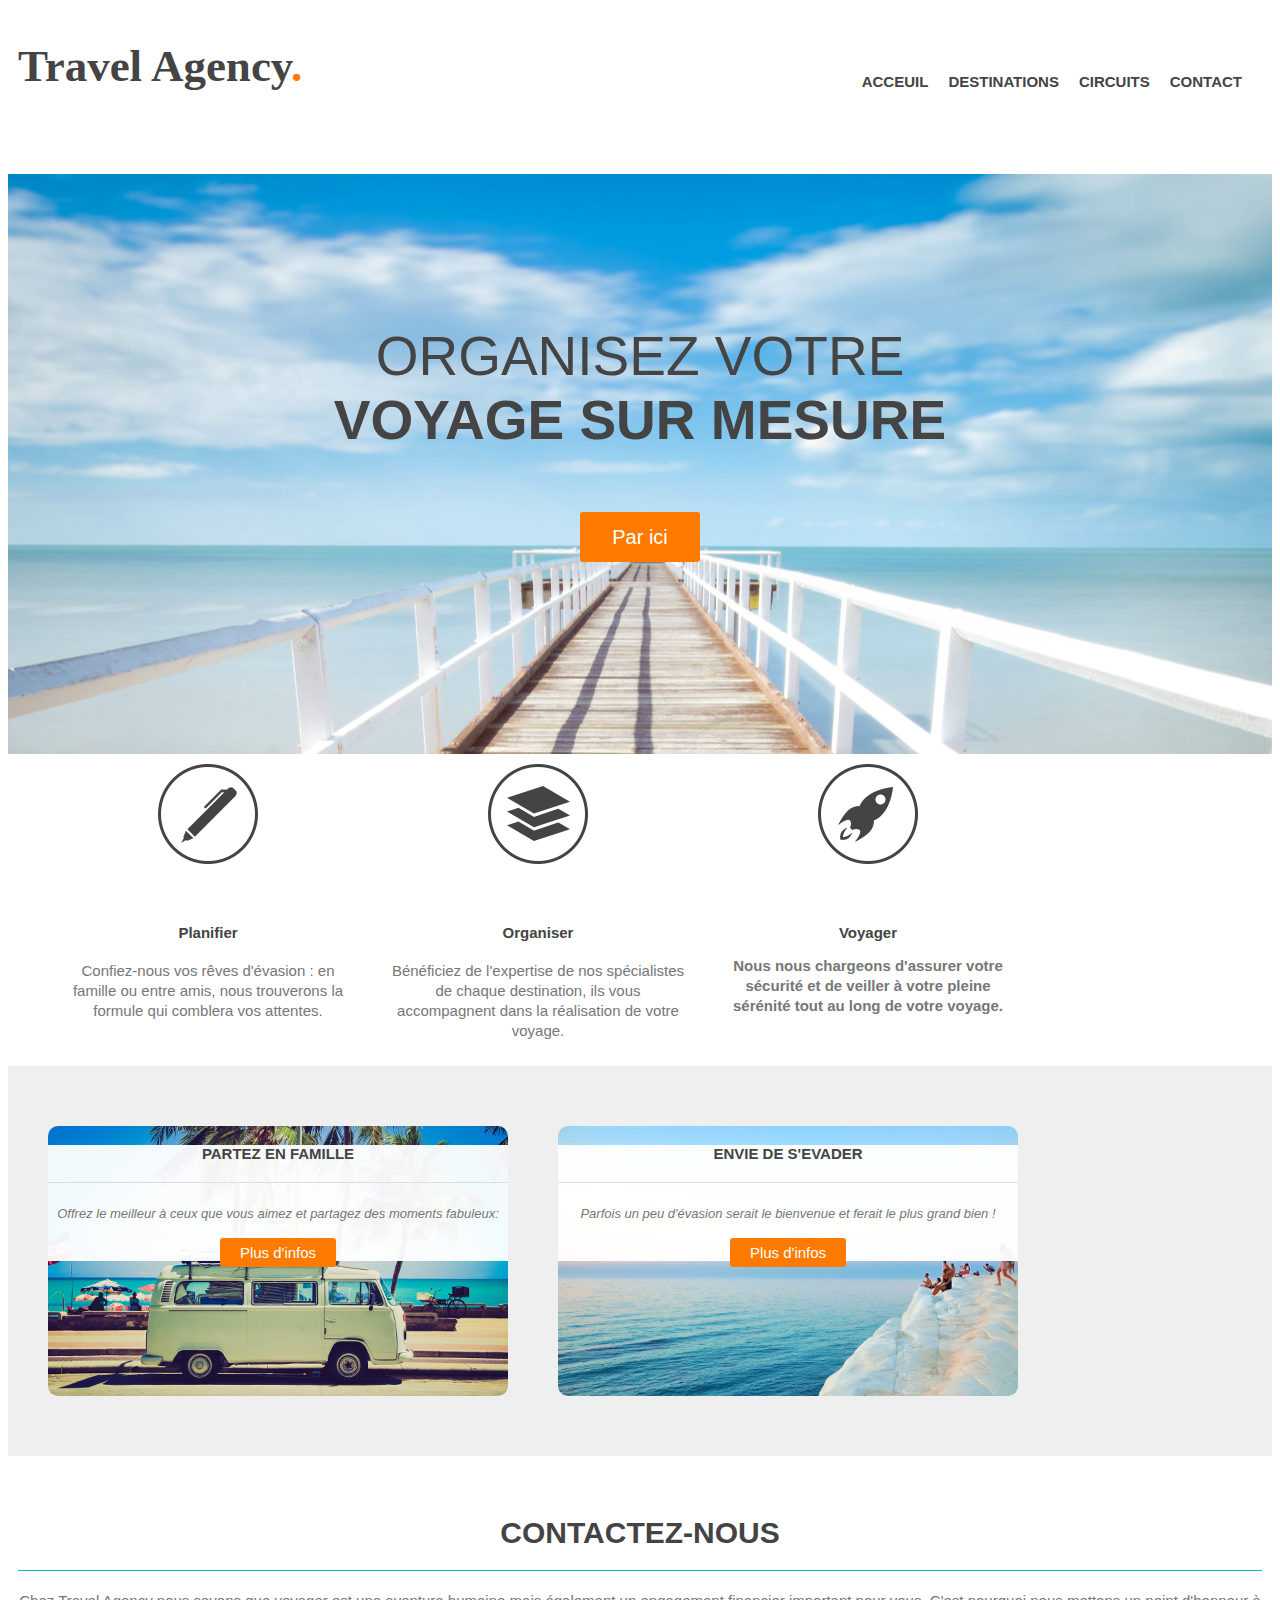
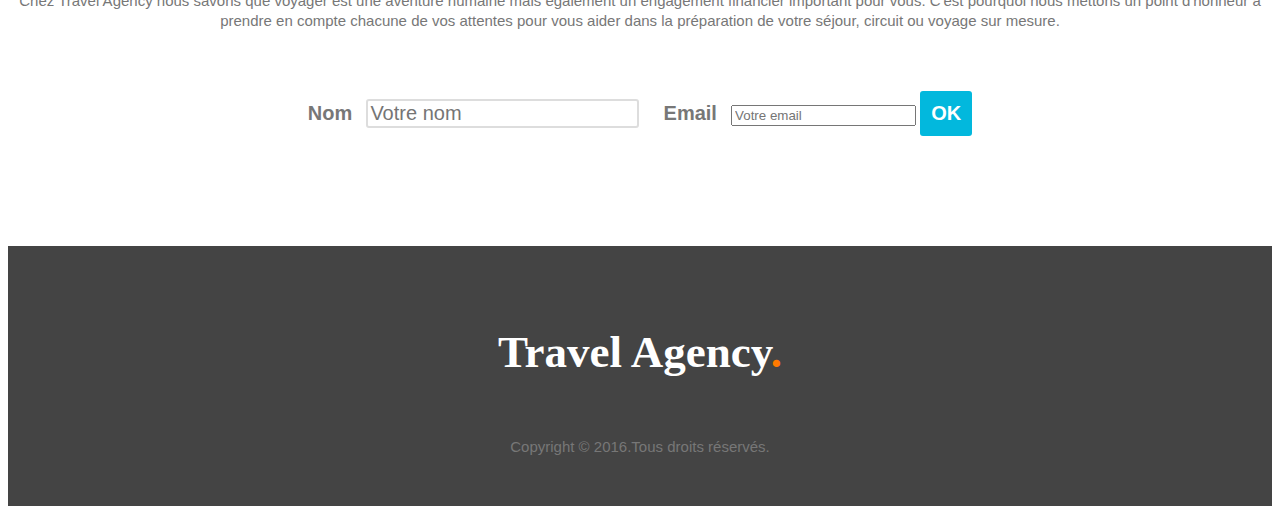
<file: Agence de Voyage/index.html>
<!DOCTYPE html>
<html>

<head>
    <meta charset="utf-8">
    <link href="styles.css" rel="stylesheet">
    <link href="http://fonts.googleapis.com/css?family=Crete+Round'
rel=" stylesheet>
    <title>Travel Agency</title>
</head>

<body>

    <header>
        <div class="wrapper">
            <h1>Travel Agency<span class="orange">.</span></h1>
            <nav>
                <ul>
                    <li><a href="#main-image">Acceuil</a></li>
                    <li><a href="#steps">Destinations</a></li>
                    <li><a href="#possilities">Circuits</a></li>
                    <li><a href="#contact">Contact</a></li>
                </ul>
            </nav>
        </div>
    </header>

    <section id="main-image">
        <div class="wrapper">
            <h2>Organisez votre<br><strong>voyage sur
                    mesure</strong></h2>
            <a href="#" class="button-1">Par ici</a>
        </div>
    </section>

    <section id="steps">
        <div class="wrapper">
            <ul>
                <li id="step-1">
                    <h4>Planifier</h4>
                    <p>Confiez-nous vos rêves d'évasion : en famille ou entre amis, nous trouverons la formule qui
                        comblera vos attentes.</p>
                </li>
                <li id="step-2">
                    <h4>Organiser</h4>
                    <p>Bénéficiez de l'expertise de nos spécialistes de chaque destination, ils vous accompagnent dans
                        la réalisation de votre voyage.</p>
                </li>
                <li id="step-3">
                    <h4>Voyager<h /4>
                            <p>Nous nous chargeons d'assurer votre sécurité et de veiller à votre pleine sérénité tout
                                au long de votre voyage.</p>
                </li>
                <div class="clear"></div>
            </ul>
        </div>
    </section>

    <section id="possibilities">
        <div class="wrapper">
            <article style="background-image:url(images/article-image-1.jpg);">
                <div class="overlay">
                    <h4>Partez en famille</h4>
                    <p><small>Offrez le meilleur à ceux que vous aimez et partagez des moments fabuleux:</small></p>
                    <a href="#" class="button-2">Plus d'infos</a>
                </div>

            </article>

            <article style="background-image:url(images/article-image-2.jpg);">
                <div class="overlay">
                    <h4>Envie de s'evader</h4>
                    <p><small>Parfois un peu d'évasion serait le bienvenue et ferait le plus grand bien !</small></p>
                    <a href="#" class="button-2">Plus d'infos</a>
                </div>

            </article>

            <div class="clear"></div>
        </div>
    </section>

    <section id="contact">
        <div class="wrapper">
            <h3>contactez-nous</h3>
            <p>Chez Travel Agency nous savons que voyager est une aventure humaine mais également un engagement
                financier important pour vous. C'est pourquoi nous mettons un point d'honneur à prendre en compte
                chacune de vos attentes pour vous aider dans la préparation de votre séjour, circuit ou voyage sur
                mesure.</p>

            <form>
                <label for="name">Nom</label>
                <input type="text" id="name" placeholder="Votre nom">

                <label for="email">Email</label>
                <input type="texte" id="name" placeholder="Votre email">

                <input type="submit" value="OK" class="button-3">
            </form>
        </div>
    </section>

    <footer>
        <div class="wrapper">
            <h1>Travel Agency<span class="orange">.</span></h1>
            <div class="copyright">Copyright © 2016.Tous droits réservés.</div>
        </div>
    </footer>
</body>

</html>
</file>
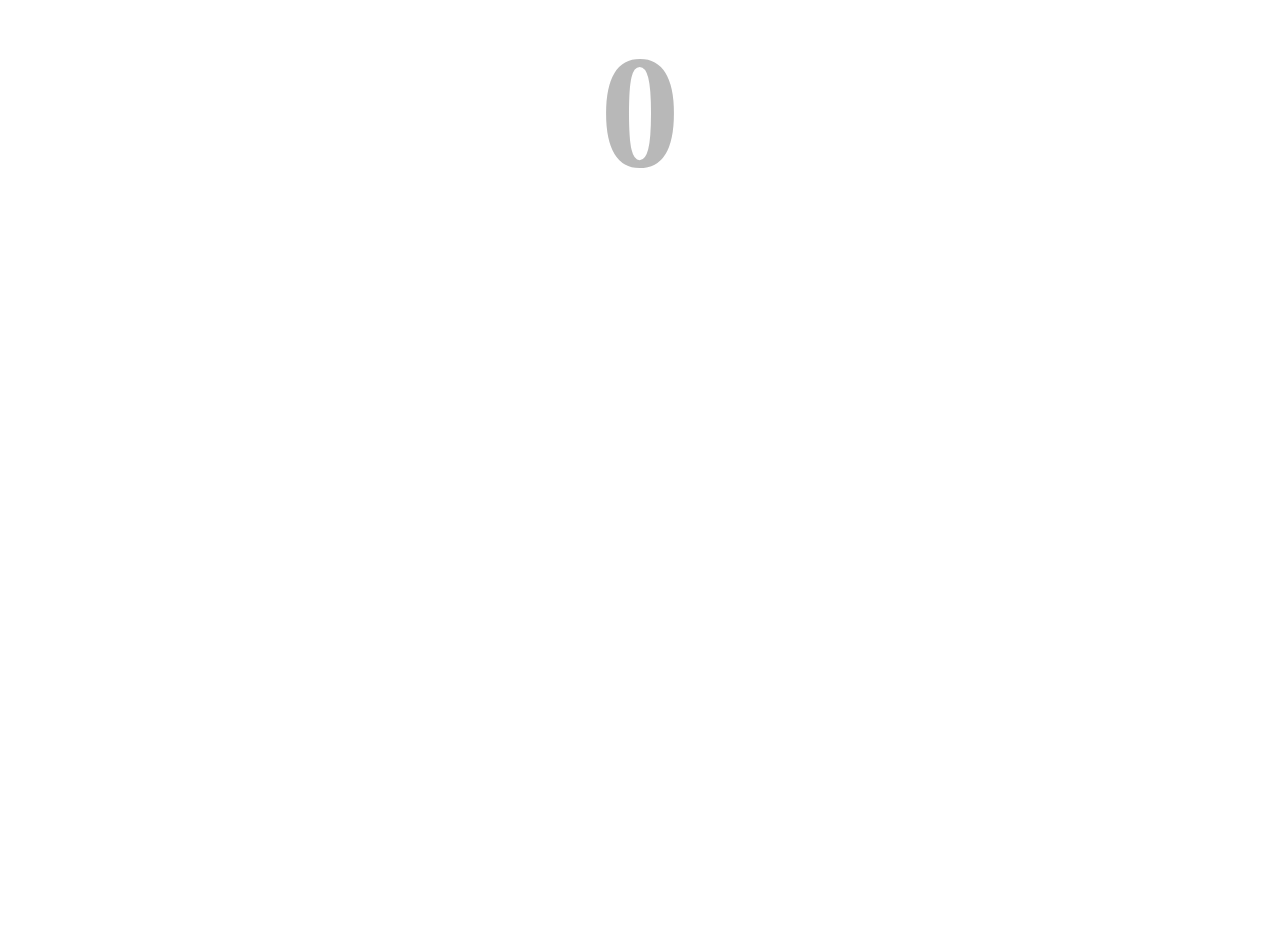
<file: bubble/index.html>
<!DOCTYPE html>
<html lang="en">

<head>
  <meta charset="UTF-8">
  <meta http-equiv="X-UA-Compatible" content="IE=edge">
  <meta name="viewport" content="width=device-width, initial-scale=1.0">
  <title>Bubbles</title>
  <link rel="shortcut icon" href="./bubble-icon.jpeg">
  <link rel="stylesheet" href="./style.css">
</head>

<body>

  <h3>0</h3>


  <script src="index.js"></script>
</body>

</html>
</file>
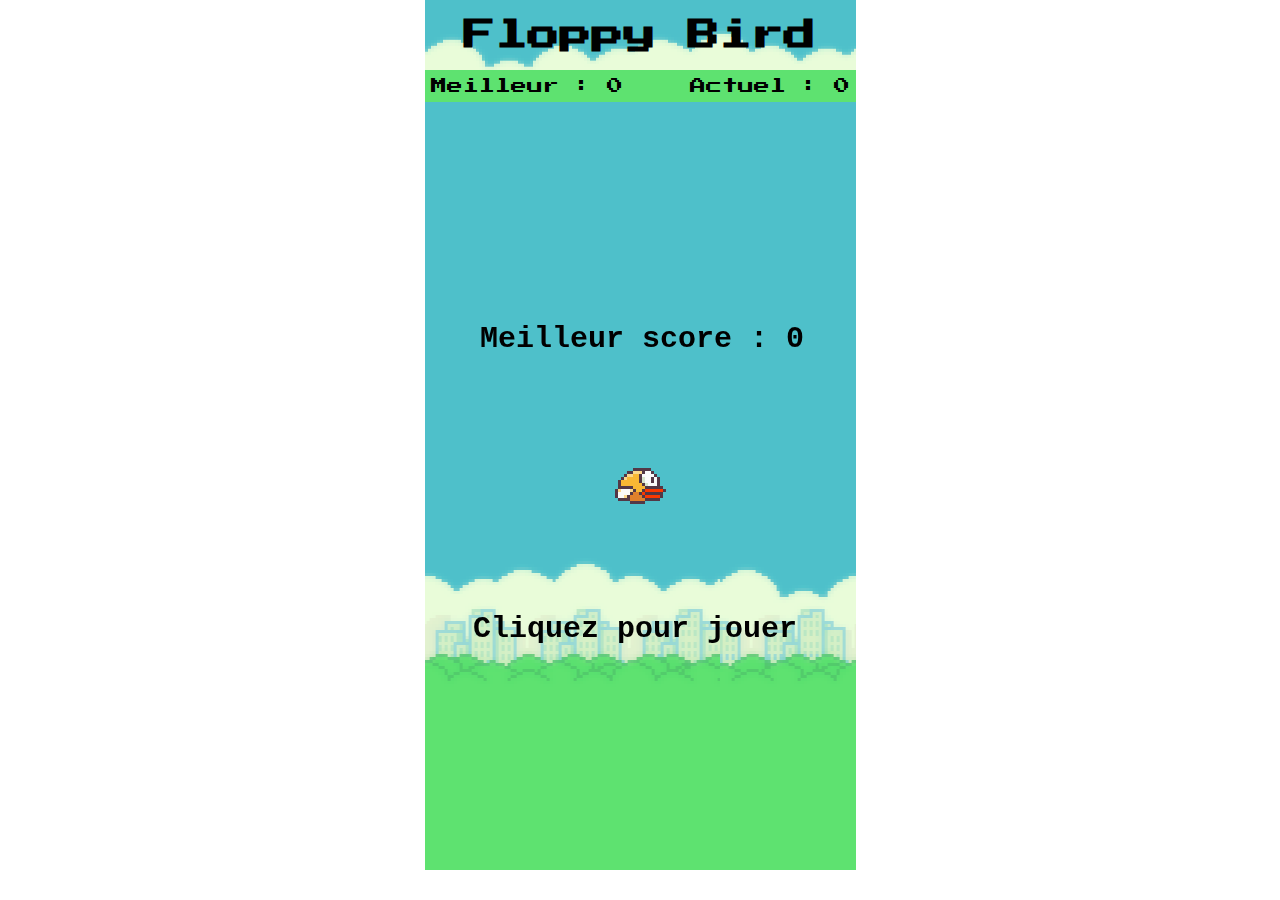
<file: flappybird/index.html>
<!DOCTYPE html>
<html lang="fr">

<head>
  <meta charset="UTF-8">
  <meta name="viewport" content="width=device-width, initial-scale=1.0">
  <meta http-equiv="X-UA-Compatible" content="ie=edge">

  <title>Floppy Bird</title>

  <link href="./style.css" rel="stylesheet">
</head>

<body>

  <header>
    <h1>Floppy Bird</h1>
    <div class="score-container">
      <div id="bestScore"></div>
      <div id="currentScore"></div>
    </div>
  </header>

  <canvas id="canvas" width="431" height="768"></canvas>


  <script src="./script.js" type="text/javascript"></script>
</body>




</html>
</file>
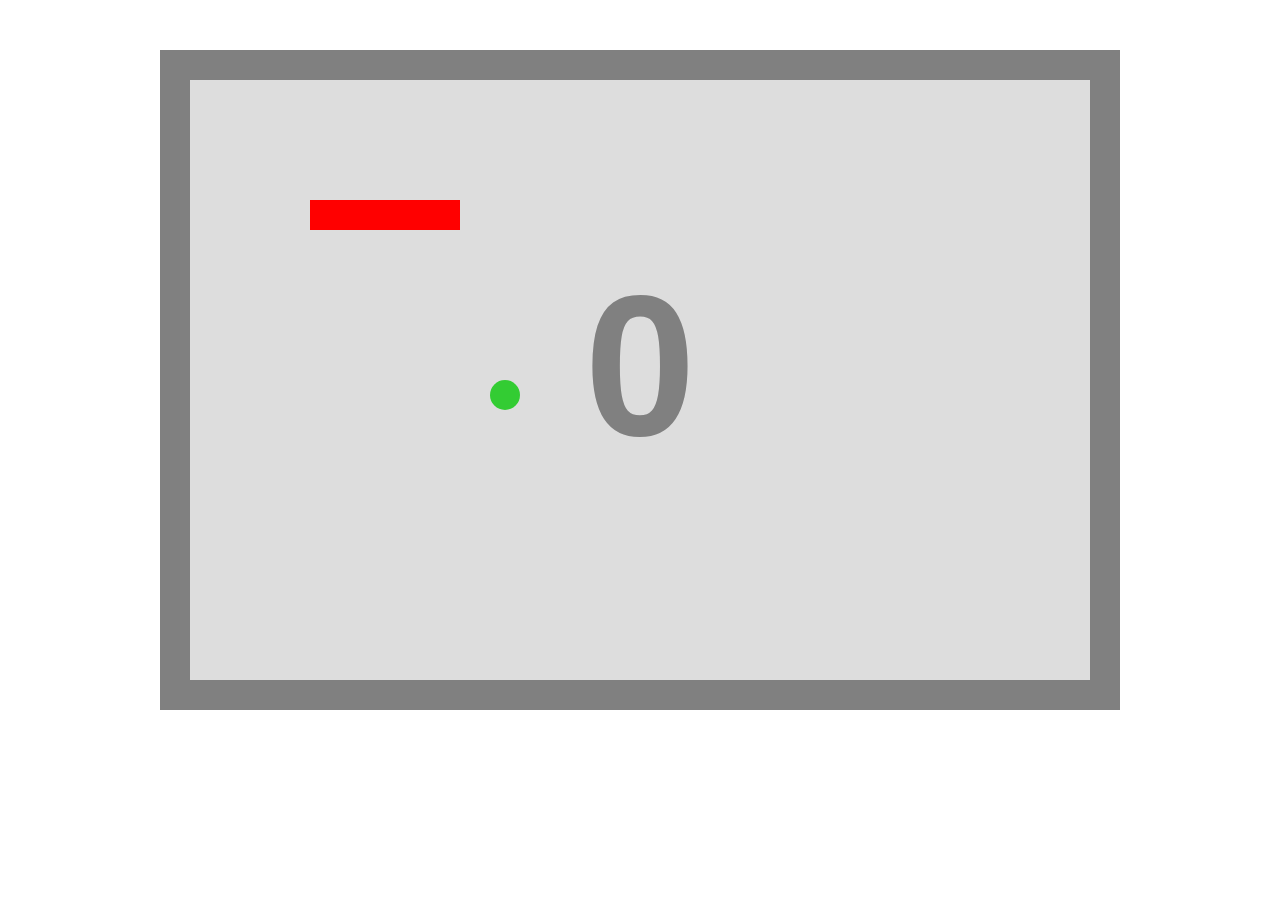
<file: jeu-du-serpent/index.html>
<!DOCTYPE html>
<html lang="en">

<head>
    <meta charset="UTF-8">
    <meta http-equiv="X-UA-Compatible" content="IE=edge">
    <meta name="viewport" content="width=device-width, initial-scale=1.0">
    <title>Jeu du serpent</title>
    <script src="script.js"></script>
</head>

<body>

</body>

</html>
</file>
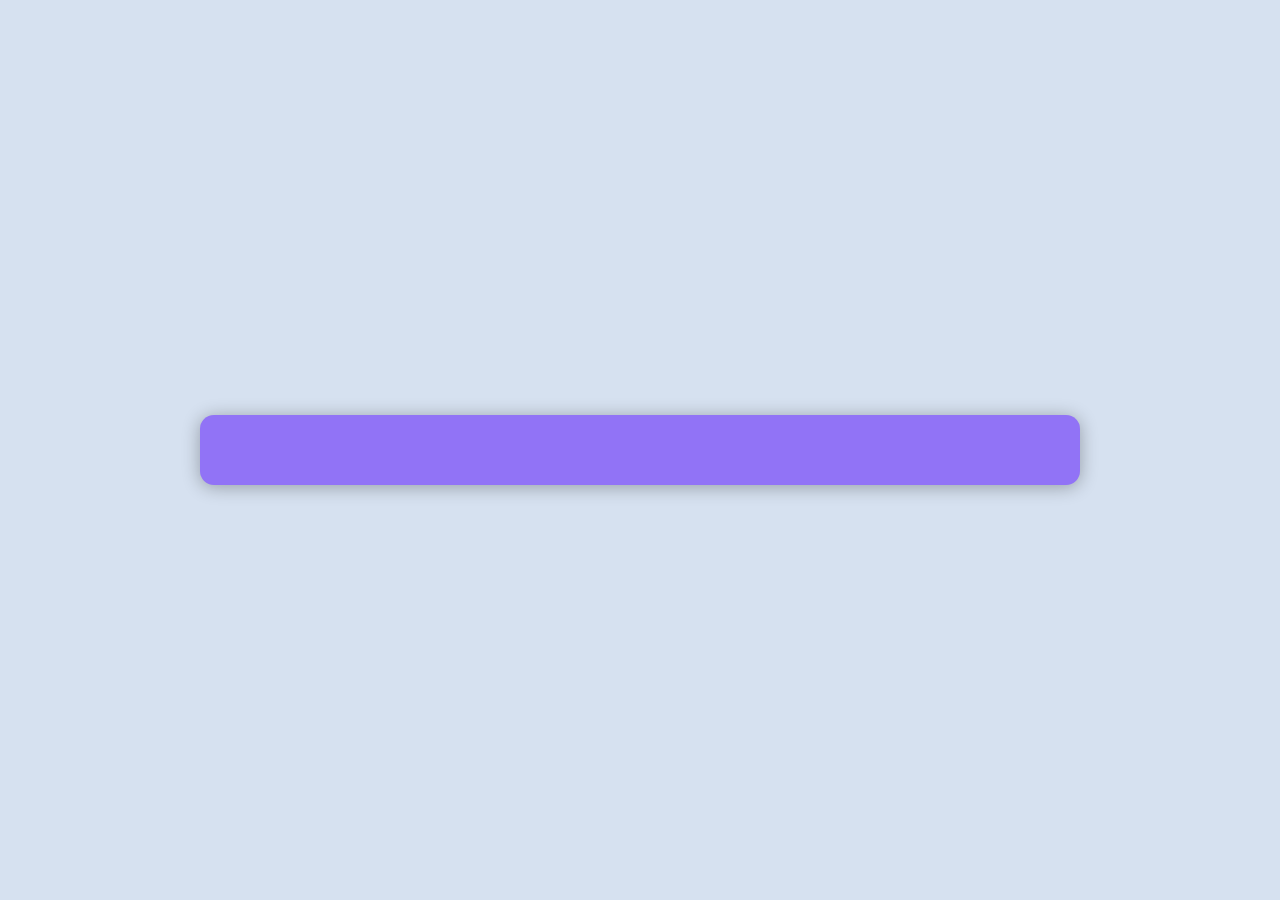
<file: joke-app/index.html>
<!DOCTYPE html>
<html lang="en">
  <head>
    <meta charset="UTF-8" />
    <meta http-equiv="X-UA-Compatible" content="IE=edge" />
    <meta name="viewport" content="width=device-width, initial-scale=1.0" />
    <title>Document</title>
    <link rel="stylesheet" href="./style.css" />
  </head>
  <body>
    <div class="app">
      <h3 id="header"></h3>
      <p id="content"></p>
    </div>

    <script src="./index.js"></script>
  </body>
</html>
</file>
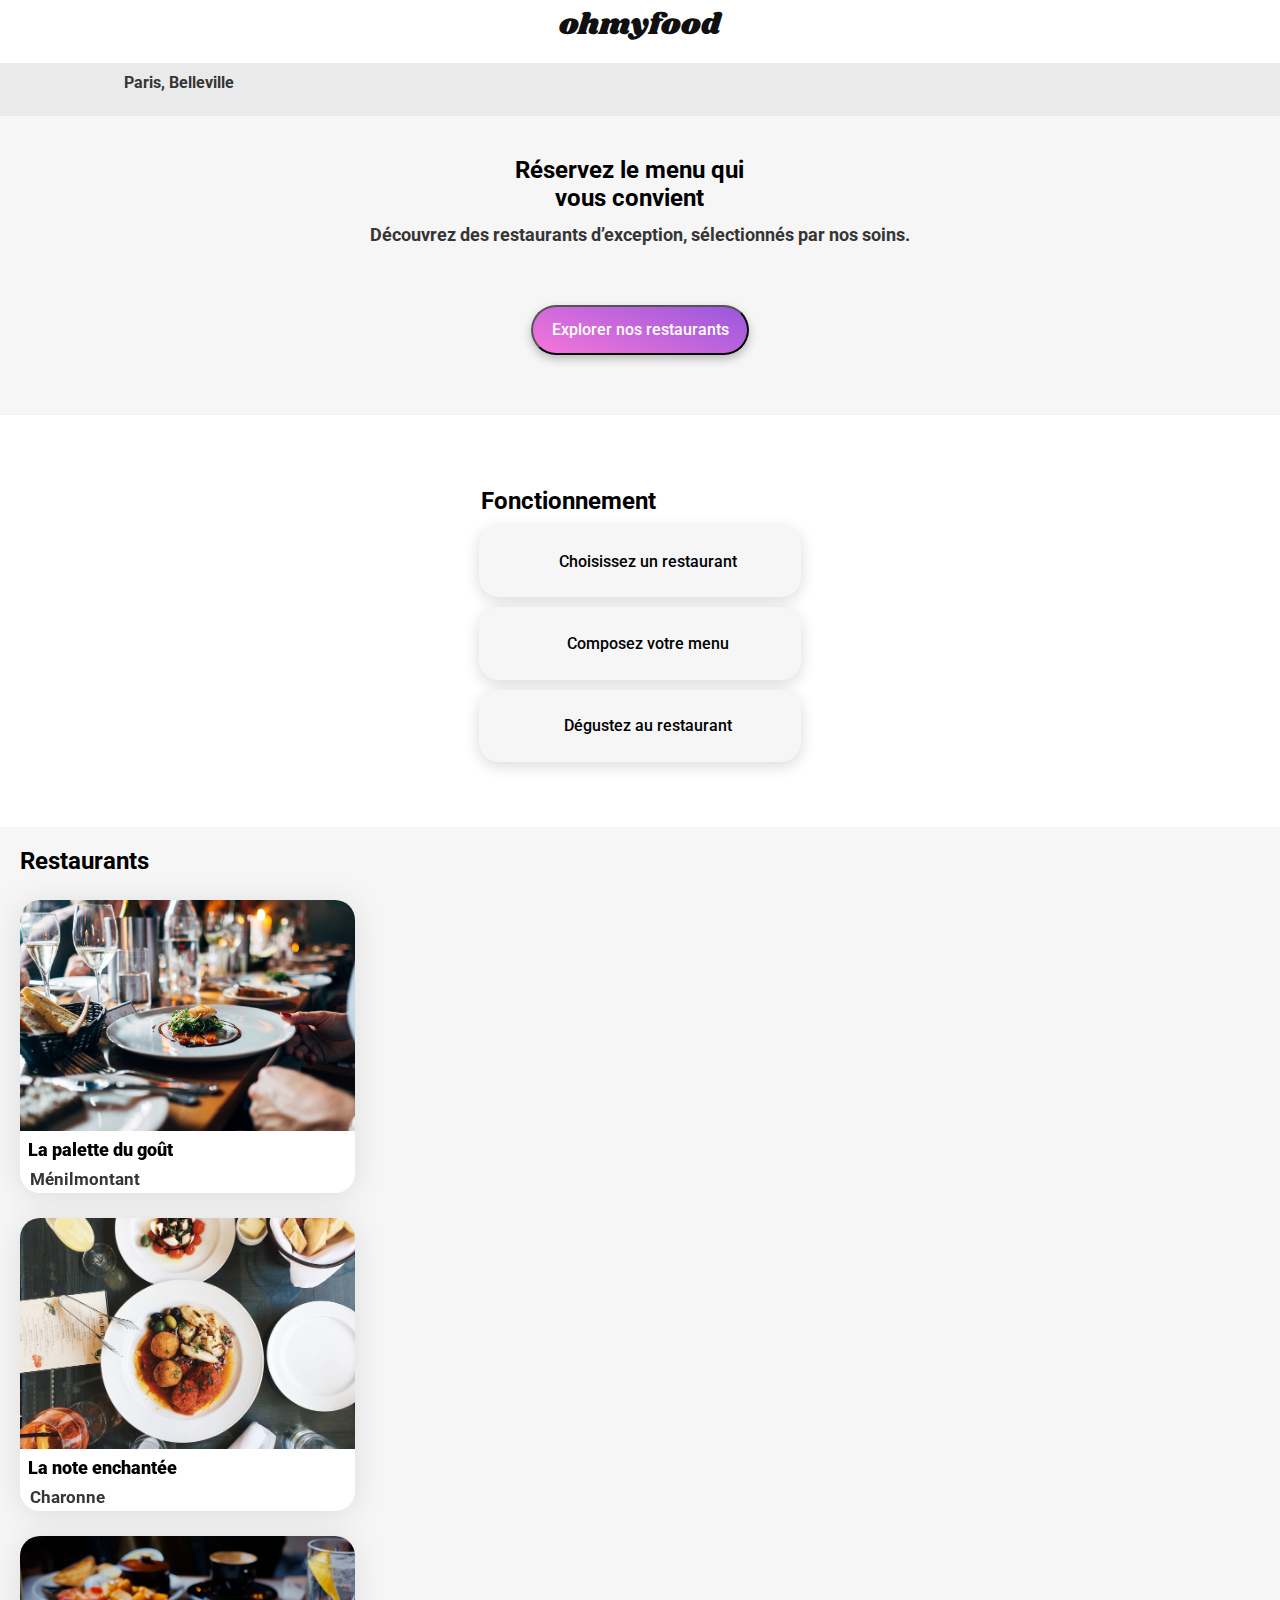
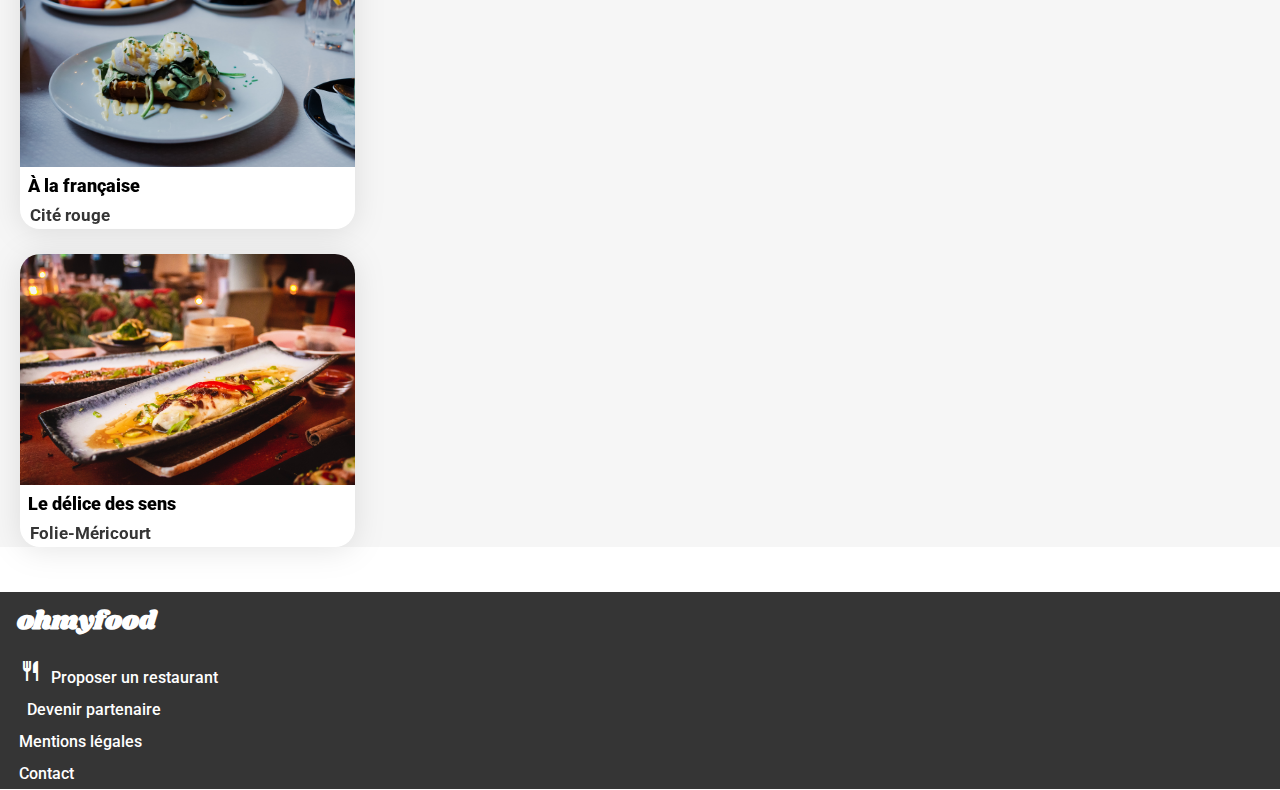
<file: ohmyfood/index.html>
<!DOCTYPE html>
<html lang="fr">

<head>
    <meta charset="UTF-8">
    <meta name="viewport" content="initial-scale=1, maximum-scale=1">
    <title>ohmyfood</title>
    <link rel="preconnect" href="https://fonts.googleapis.com">
    <link rel="preconnect" href="https://fonts.gstatic.com" crossorigin>
    <link rel="preconnect" href="https://fonts.googleapis.com">
    <link rel="preconnect" href="https://fonts.gstatic.com" crossorigin>
    <link
        href="https://fonts.googleapis.com/css2?family=Lobster&family=Manrope&family=Montserrat:ital@0;1&family=Oswald:wght@500&family=Roboto:wght@100&family=Shrikhand&display=swap"
        rel="stylesheet">
    <link rel="stylesheet" href="https://cdnjs.cloudflare.com/ajax/libs/font-awesome/6.2.1/css/all.min.css"
        integrity="sha512-MV7K8+y+gLIBoVD59lQIYicR65iaqukzvf/nwasF0nqhPay5w/9lJmVM2hMDcnK1OnMGCdVK+iQrJ7lzPJQd1w=="
        crossorigin="anonymous" referrerpolicy="no-referrer">
    <link rel="stylesheet"
        href="https://fonts.googleapis.com/css2?family=Material+Symbols+Outlined:opsz,wght,FILL,GRAD@20..48,100..700,0..1,-50..200" />
    <link rel="stylesheet" href="assets/css/style.css">
</head>

<body>
    <header>
        <div class="logo">
            <h1 class="logo">ohmyfood</h1>
        </div>
        <div class="location">
            <div class="locate">
                <i class="locate fas fa-map-marker-alt"></i>
            </div>
            <h3 class="location-title">Paris, Belleville</h3>
        </div>
        <div class="headline">
            <h2 class="section-title">Réservez le menu qui
                vous convient</h2>
            <p class="sub-title">Découvrez des restaurants d’exception, sélectionnés par nos soins.</p>
            <a href="#"><button id="button-research">Explorer nos restaurants</button></a>
        </div>

    </header>
    <main>
        <section class="fonctionnement">
            <h2 class="title-section">
                Fonctionnement
            </h2>
            <a href="#"><button class="selection">
                    <h3 class="selection-title"><i class="fa-solid fa-mobile-screen"></i>&emsp;Choisissez un restaurant
                    </h3>
                </button></a>
            <a href="#"><button class="selection">
                    <h3 class="selection-title"><i class="fa-solid fa-list"></i>&emsp;Composez votre menu</h3>
                </button></a>
            <a href="#"><button class="selection">
                    <h3 class="selection-title"><i class="fa-solid fa-store"></i>&emsp;Dégustez au restaurant</h3>
                </button></a>
        </section>
        <section class="restaurants backGris">
            <h2 class="titleSection">Restaurants</h2>
            <div class="cards-container">
                <a href="#">
                    <article class="card">
                        <img src="assets/images/restaurants/jay-wennington-N_Y88TWmGwA-unsplash.jpg"
                            alt="Image d'un restaurant">
                        <h3 class="card-title">La palette du goût</h3>
                        <p class="card-subtitle">Ménilmontant<span class="heart"><i
                                    class="fa-regular fa-heart fa-lg"></i></span></p>
                    </article>
                </a>
                <a href="#">
                    <article class="card">
                        <img src="assets/images/restaurants/stil-u2Lp8tXIcjw-unsplash.jpg" alt="Image d'un restaurant">
                        <h3 class="card-title">La note enchantée</h3>
                        <p class="card-subtitle">Charonne<span class="heart"><i class="fa-regular fa-heart"></i></span>
                        </p>
                    </article>
                </a>
                <a href="#">
                    <article class="card">
                        <img src="assets/images/restaurants/toa-heftiba-DQKerTsQwi0-unsplash.jpg"
                            alt="Image d'un restaurant">
                        <h3 class="card-title">À la française</h3>
                        <p class="card-subtitle">Cité rouge<span class="heart"><i
                                    class="fa-regular fa-heart"></i></span>
                        </p>
                    </article>
                </a>
                <a href="#">
                    <article class="card">
                        <img src="assets/images/restaurants/louis-hansel-shotsoflouis-qNBGVyOCY8Q-unsplash.jpg"
                            alt="Image d'un restaurant">
                        <h3 class="card-title">Le délice des sens</h3>
                        <p class="card-subtitle">Folie-Méricourt<span class="heart"><i
                                    class="fa-regular fa-heart"></i></span>
                        </p>
                    </article>
                </a>
            </div>
        </section>







    </main>
    <footer class="pied-de-page">
        <div class="container">
            <h2 class="title-footer">ohmyfood</h2>
            <ul>
                <li><span class="material-symbols-outlined">
                        restaurant
                    </span><a href="#">&ensp;Proposer un restaurant</a></li>
                <li><a href="#"><i class="fa-solid fa-handshake-angle" style="color: #ffffff;"></i></i>&ensp;Devenir
                        partenaire</a></li>
                <li><a href="#">Mentions légales</a></li>
                <li><a href="#">Contact</a></li>
            </ul>

        </div>

    </footer>

</body>

</html>
</file>
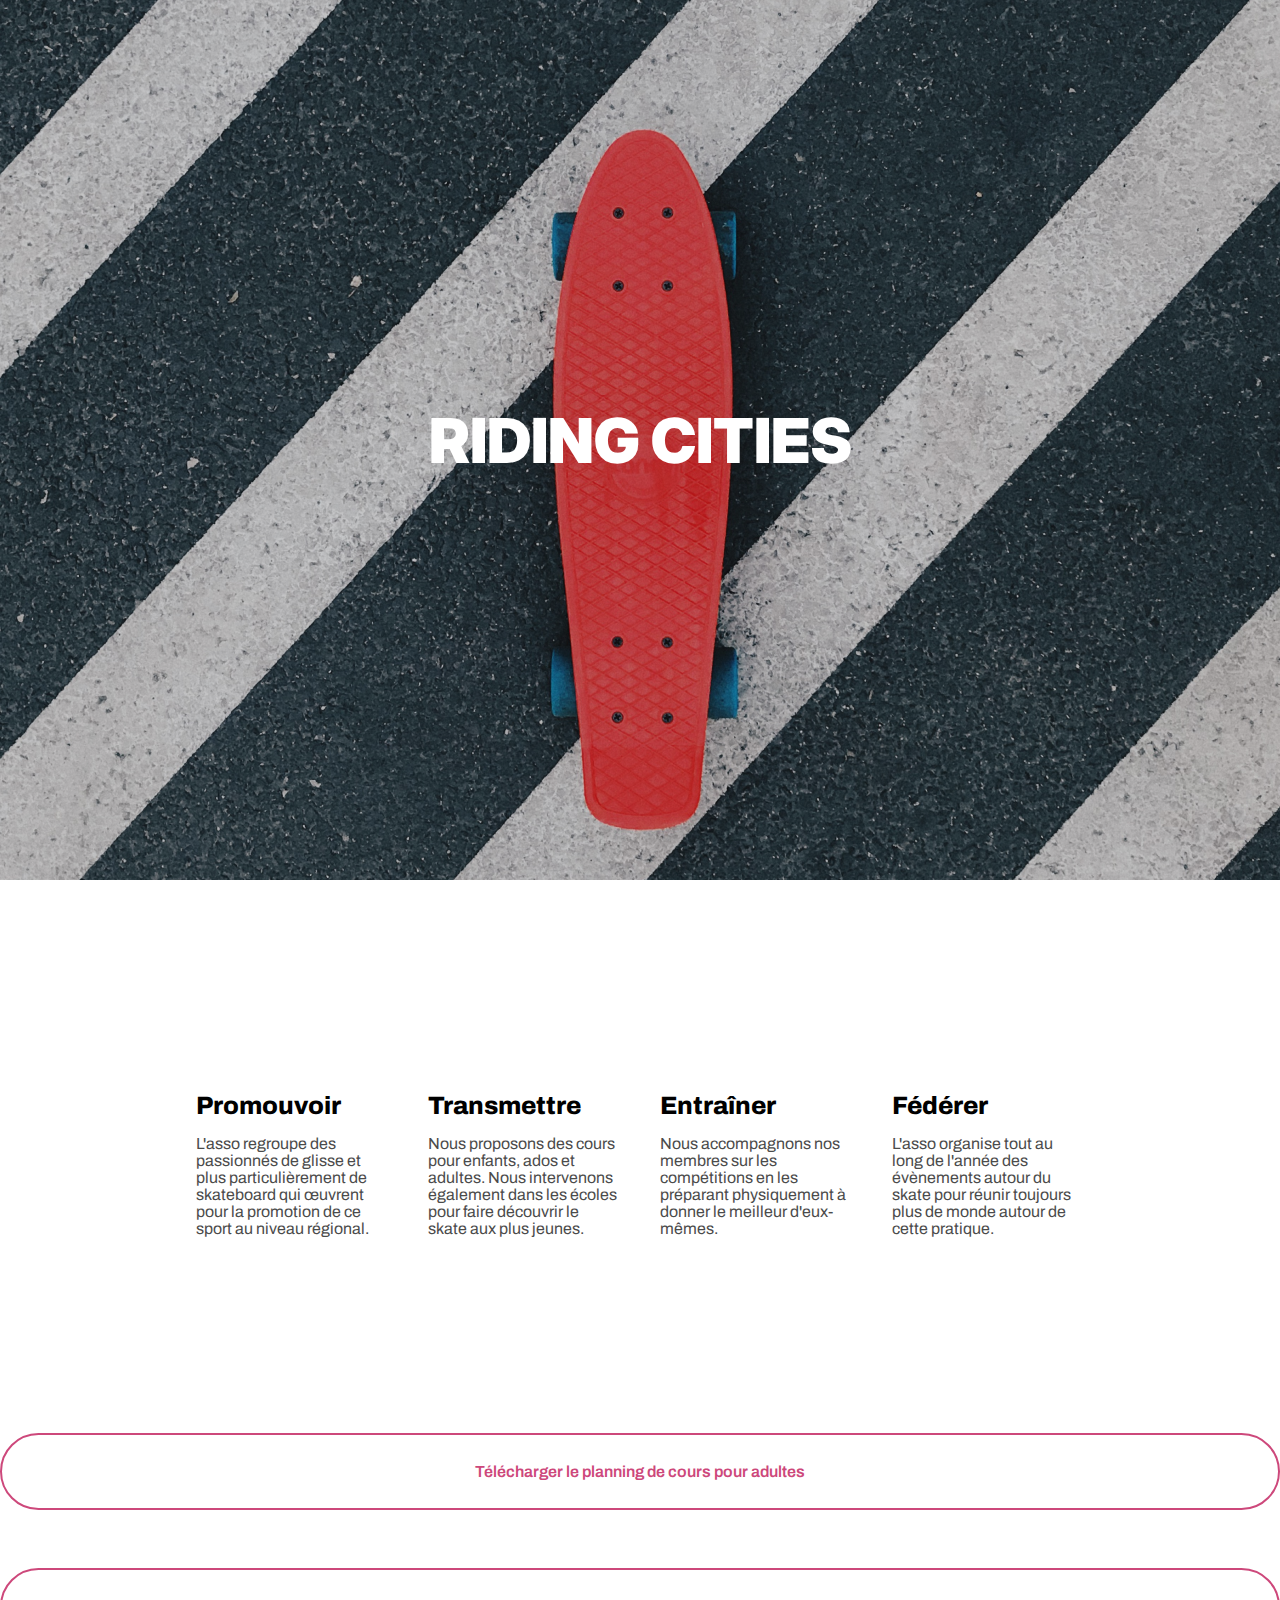
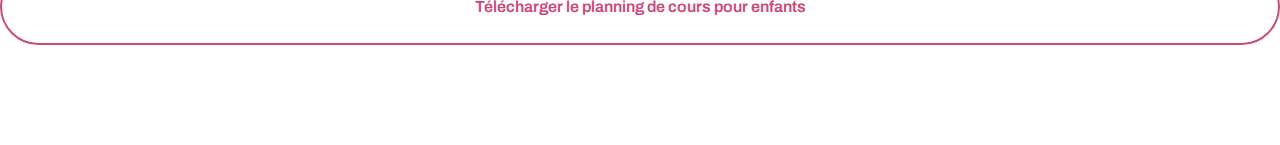
<file: Riding_Cities/index.html>
<!DOCTYPE html>
<html lang="fr">

<head>
    <meta charset="utf-8">
    <meta name="viewport" content="width=device-width, initial-scale=1">
    <link rel="stylesheet" type="text/css" href="css/style.css">
    <link rel="preconnect" href="https://fonts.googleapis.com">
    <link rel="preconnect" href="https://fonts.gstatic.com" crossorigin>
    <link
        href="https://fonts.googleapis.com/css2?family=Archivo:wght@400;500;600;800;900&family=Inter:wght@900&display=swap"
        rel="stylesheet">
    <title>Riding Cities</title>
</head>

<body>
    <div class="container">
        <header>
            <img src="images/header.png" alt="skateboard sur un sol goudronné">
            <div class="headerTextContent">
                <h1>RIDING CITIES</h1>
            </div>
        </header>
        <main>
            <section>
                <h2>La mission de l'asso</h2>
                <div class="directionRow">
                    <article>
                        <h3>Promouvoir</h3>
                        <p>L'asso regroupe des passionnés de glisse et plus particulièrement de skateboard qui œuvrent
                            pour la promotion de ce sport au niveau régional.</p>
                    </article>
                    <article>
                        <h3>Transmettre</h3>
                        <p>Nous proposons des cours pour enfants, ados et adultes. Nous intervenons également dans les
                            écoles pour faire découvrir le skate aux plus jeunes.</p>
                    </article>
                    <article>
                        <h3>Entraîner</h3>
                        <p>Nous accompagnons nos membres sur les compétitions en les préparant physiquement à donner le
                            meilleur d'eux-mêmes.</p>
                    </article>
                    <article>
                        <h3>Fédérer</h3>
                        <p>L'asso organise tout au long de l'année des évènements autour du skate pour réunir toujours
                            plus de monde autour de cette pratique.</p>
                    </article>
                </div>
            </section>
            <section>
                <div class="direction-row">
                    <a class="button buttonDrakGreyColor buttonMainColor buttonSecondColor buttonRounded buttonHighlight:hover"
                        href="./documents/planning-adultes.pdf">
                        Télécharger le planning
                        de cours pour adultes</a><br>
                    <a class="button buttonDrakGreyColor buttonMainColor buttonSecondColor buttonRounded buttonHighlight:hover"
                        href="./documents/planning-enfants.pdf">
                        Télécharger le planning
                        de cours pour enfants</a>
                </div>
            </section>
        </main>
    </div>
</body>

</html>
</file>
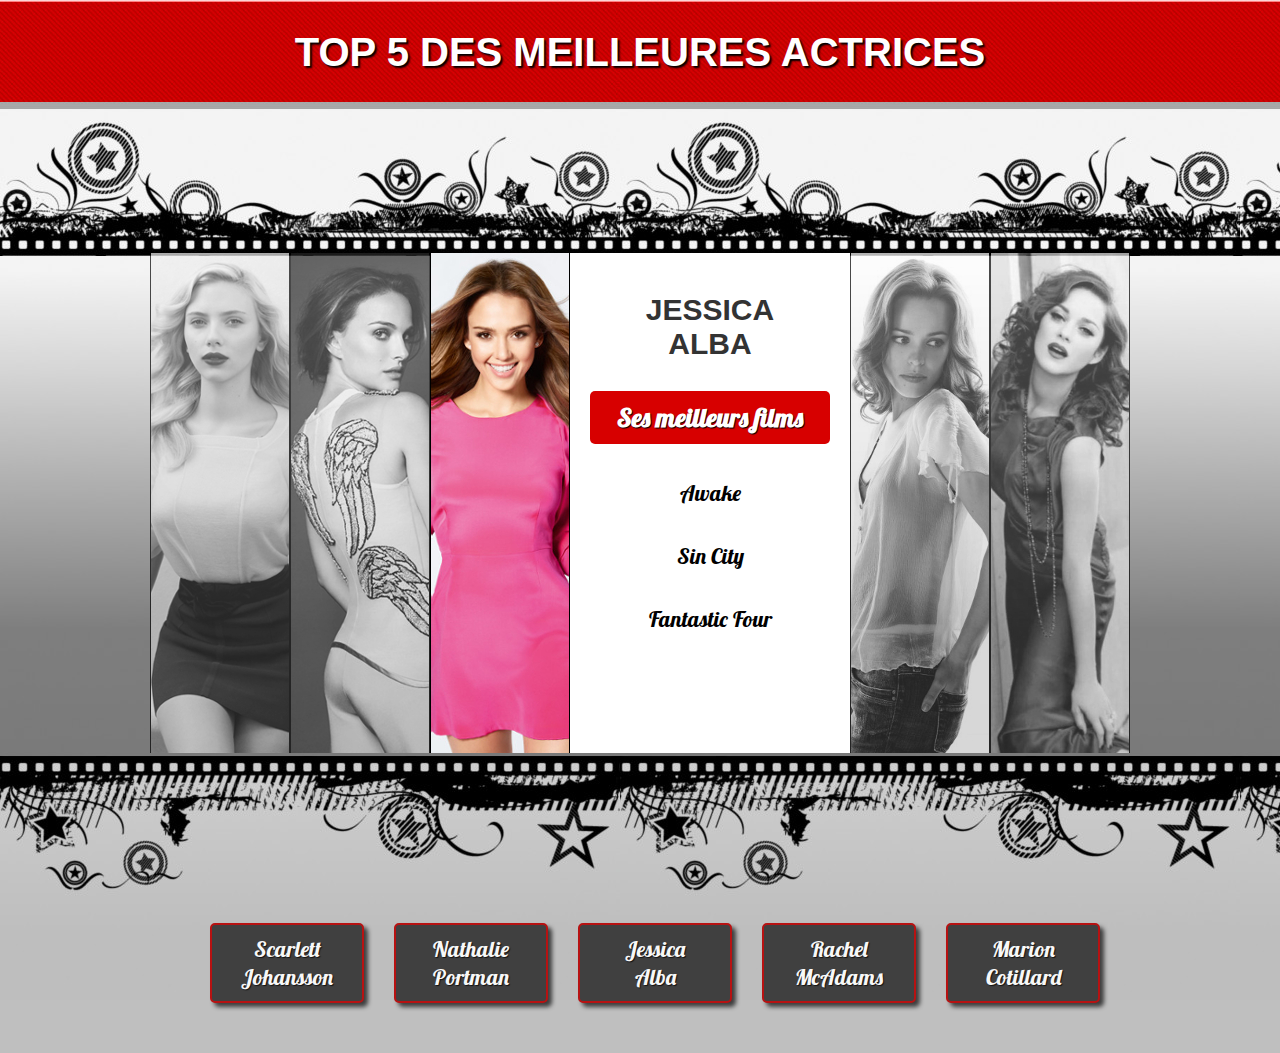
<file: Top5actrices/index.html>
<!DOCTYPE html>
<html lang="en">

<head>
    <meta charset="UTF-8">
    <meta http-equiv="X-UA-Compatible" content="IE=edge">
    <meta name="viewport" content="width=device-width, initial-scale=1.0">
    <link rel="stylesheet" href="./style.css">
    <script src="https://ajax.googleapis.com/ajax/libs/jquery/2.2.4/jquery.min.js"></script>
    <script src="./script.js"></script>
    <link href="https://fonts.googleapis.com/css2?family=Lobster&display=swap" rel="stylesheet">
    <title>Top 5 des meilleures actrices</title>
</head>
<header>
    <h1>Top 5 des meilleures actrices</h1>
</header>
<section id="main-menu">
    <ul>
        <li>
            <div id="part1" class="images">
                <div class="bw"></div>
                <div class="color"></div>
            </div>
            <div class="description">
                <h2>Scarlett<br>Johansson</h2>
                <h3>Ses meilleurs films</h3>
                <p>Lucy</p>
                <p>The Island</p>
                <p>Lost in translation</p>
            </div>
        </li>
        <li>
            <div id="part2" class="images">
                <div class="bw"></div>
                <div class="color"></div>
            </div>
            <div class="description">
                <h2>Nathalie<br>Portman</h2>
                <h3>Ses meilleurs films</h3>
                <p>Black Swan</p>
                <p>Star Wars</p>
                <p>Leon</p>
            </div>
        </li>
        <li>
            <div id="part3" class="images">
                <div class="bw"></div>
                <div class="color"></div>
            </div>
            <div class="description">
                <h2>Jessica<br>Alba</h2>
                <h3>Ses meilleurs films</h3>
                <p>Awake</p>
                <p>Sin City</p>
                <p>Fantastic Four</p>
            </div>
        </li>
        <li>
            <div id="part4" class="images">
                <div class="bw"></div>
                <div class="color"></div>
            </div>
            <div class="description">
                <h2>Rachel<br>McAdams</h2>
                <h3>Ses meilleurs films</h3>
                <p>The Notebook</p>
                <p>The Vow</p>
                <p>The time Traveler's Wife</p>
            </div>
        </li>
        <li>
            <div id="part5" class="images">
                <div class="bw"></div>
                <div class="color"></div>
            </div>
            <div class="description">
                <h2>Marion<br>Cotillard</h2>
                <h3>Ses meilleurs films</h3>
                <p>Jeux d'enfants</p>
                <p>Les petits mouchoirs</p>
                <p>Inception</p>
            </div>
        </li>
    </ul>

</section>
<section id="buttons-menu">
    <ul>
        <li class="button">Scarlett<br>Johansson</li>
        <li class="button">Nathalie<br>Portman</li>
        <li class="button">Jessica<br>Alba</li>
        <li class="button">Rachel<br>McAdams</li>
        <li class="button">Marion<br>Cotillard</li>
    </ul>

</section>

<body>

</body>

</html>
</file>
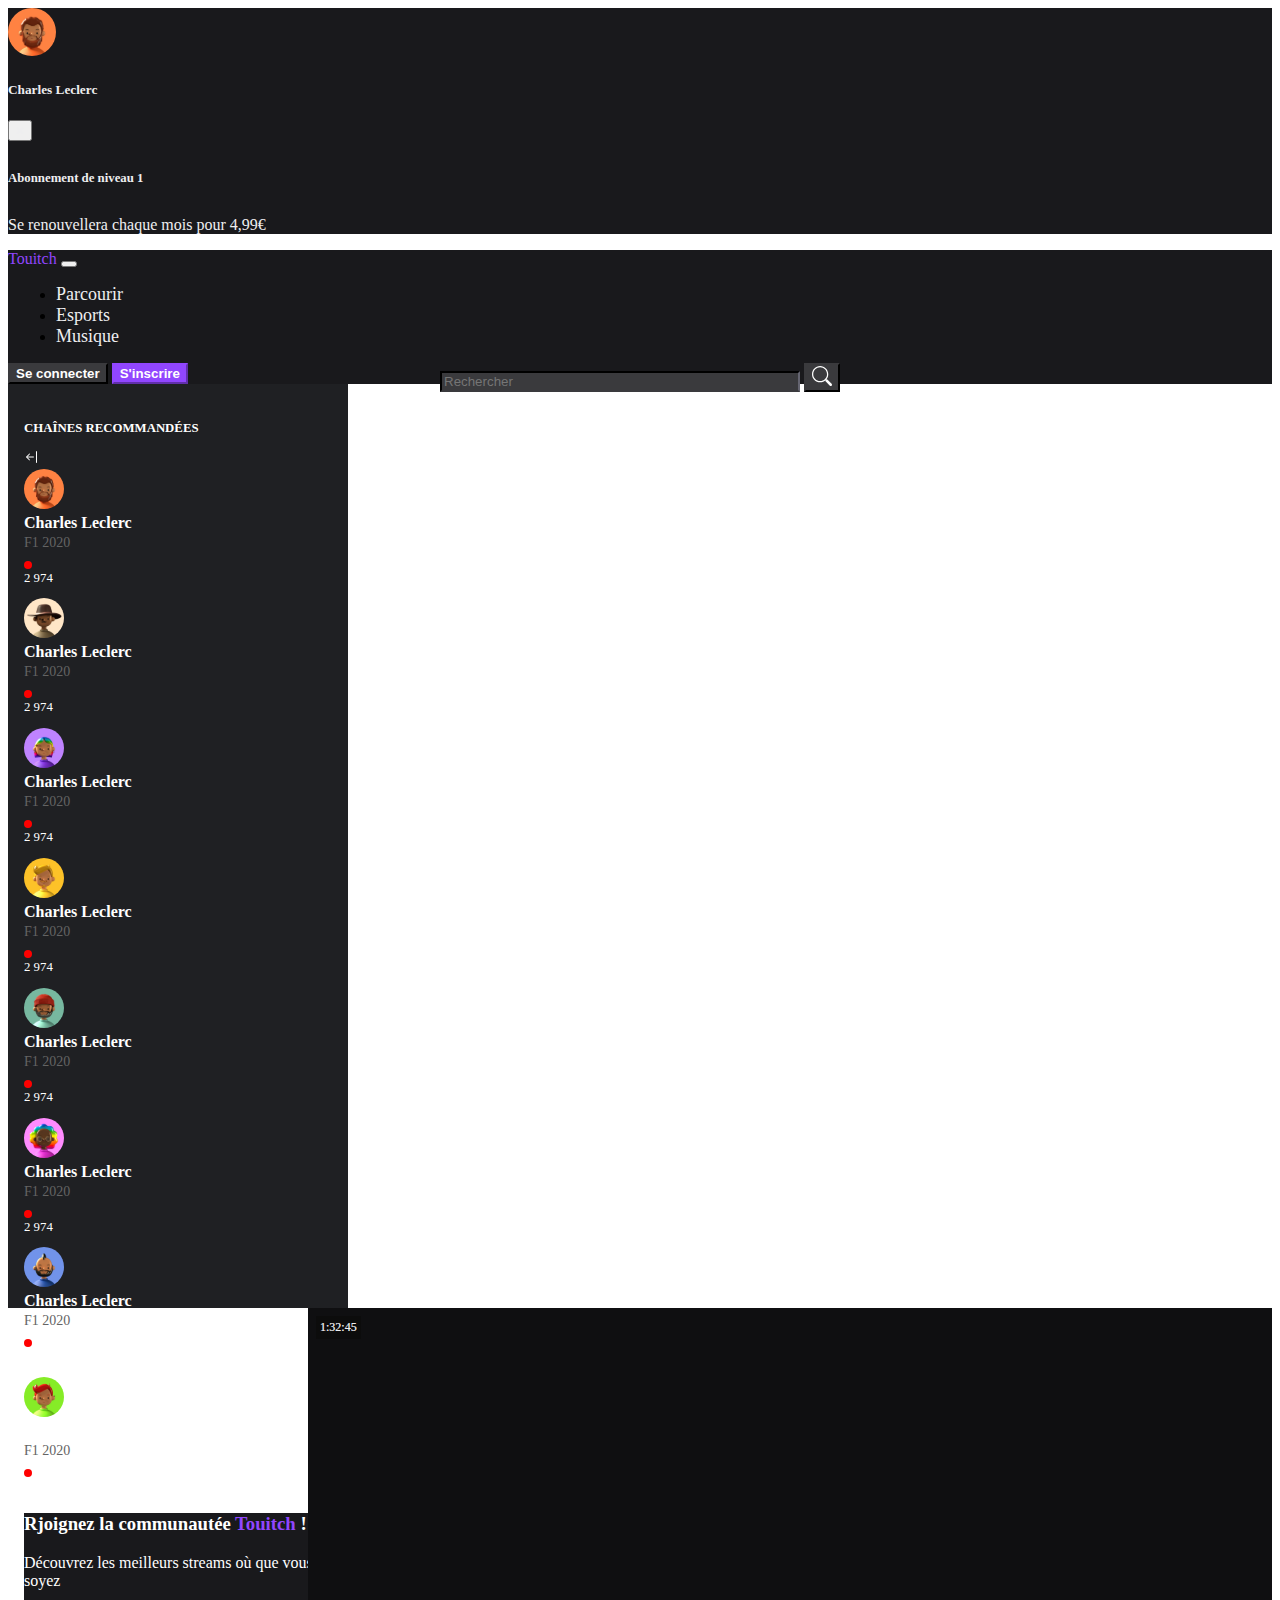
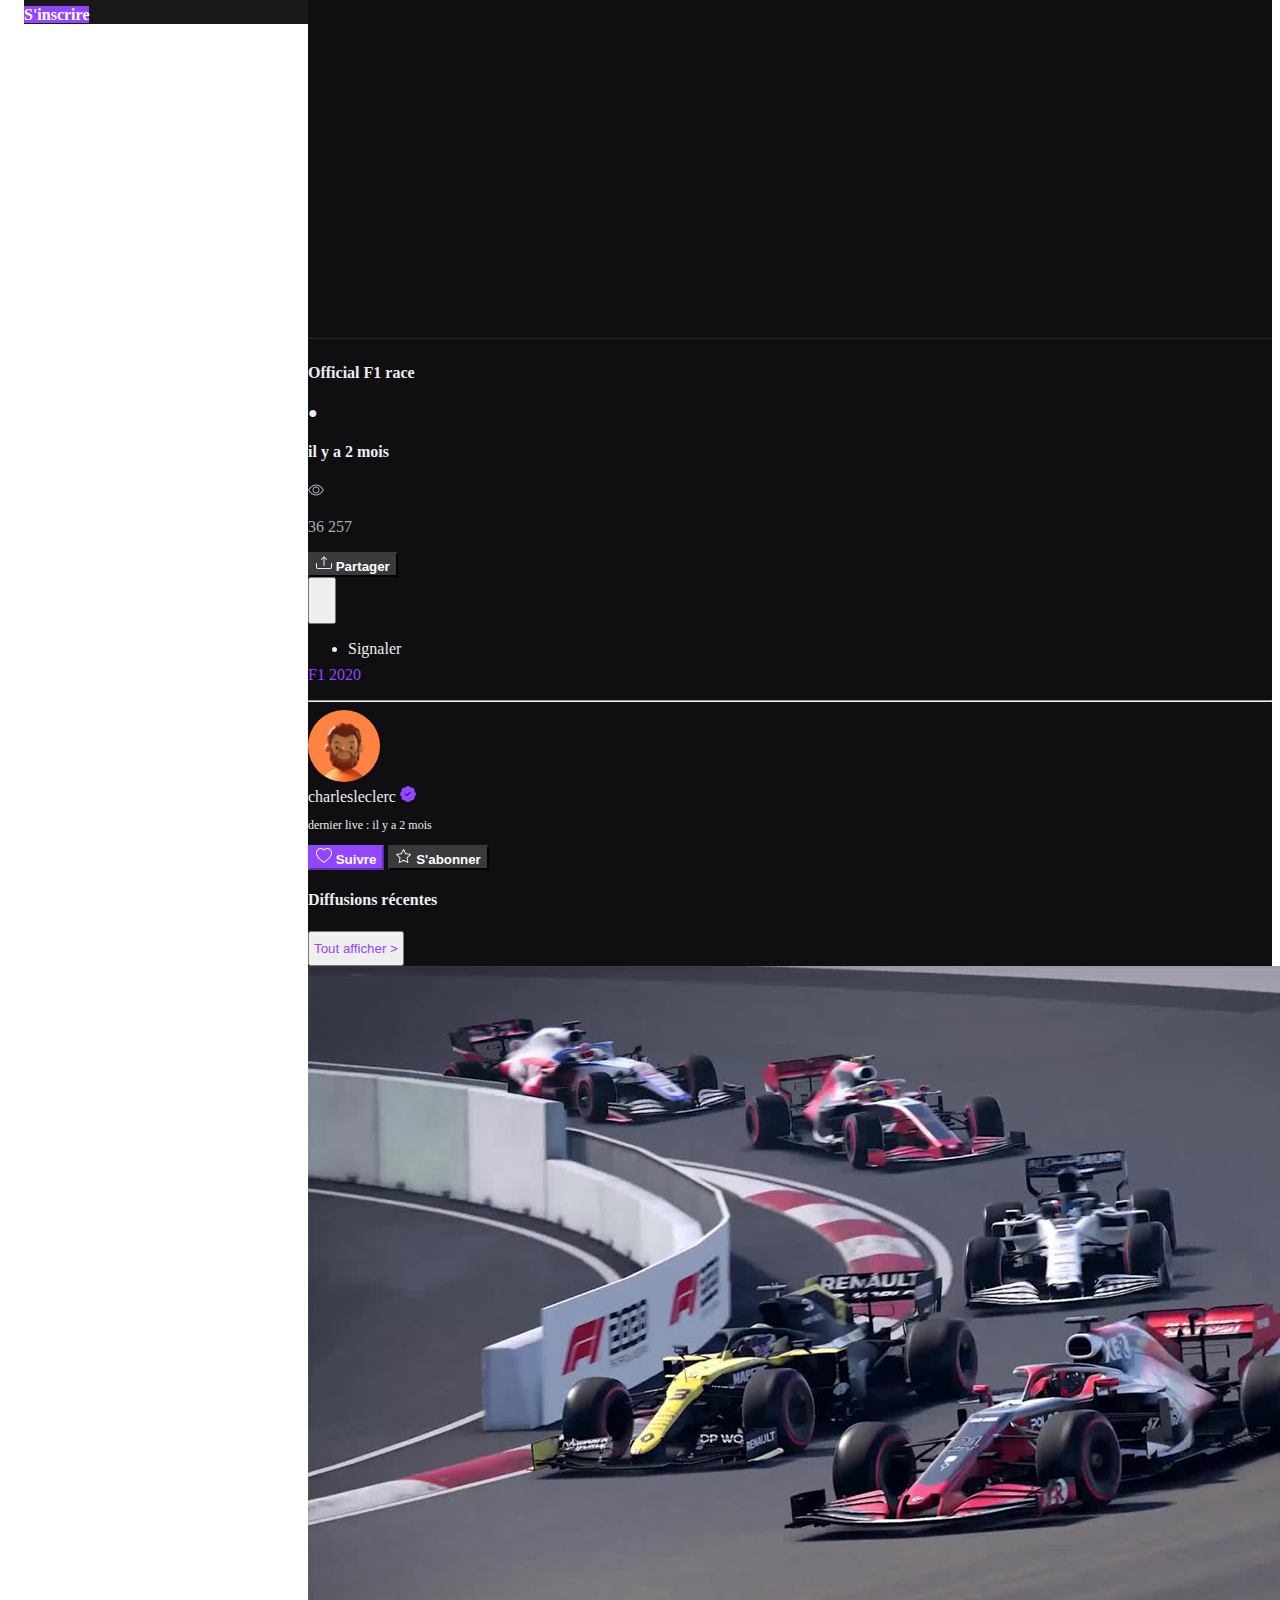
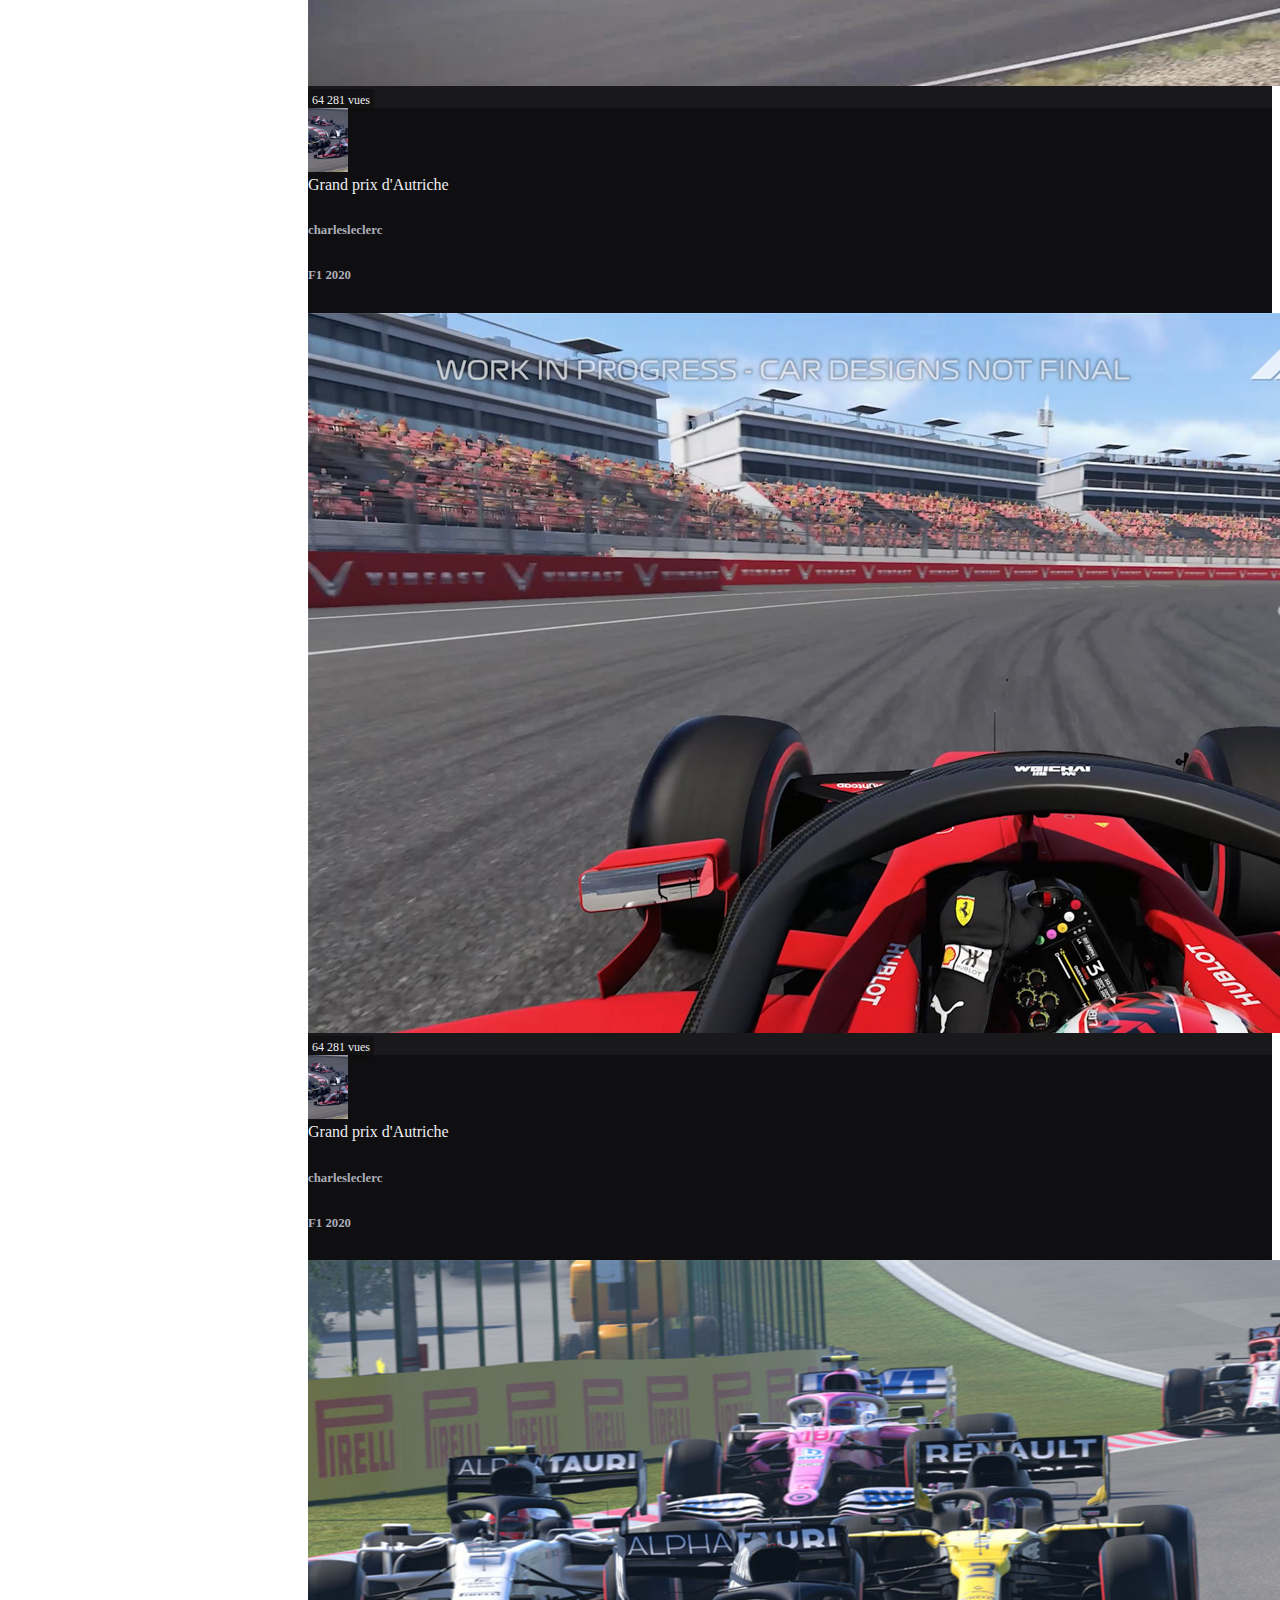
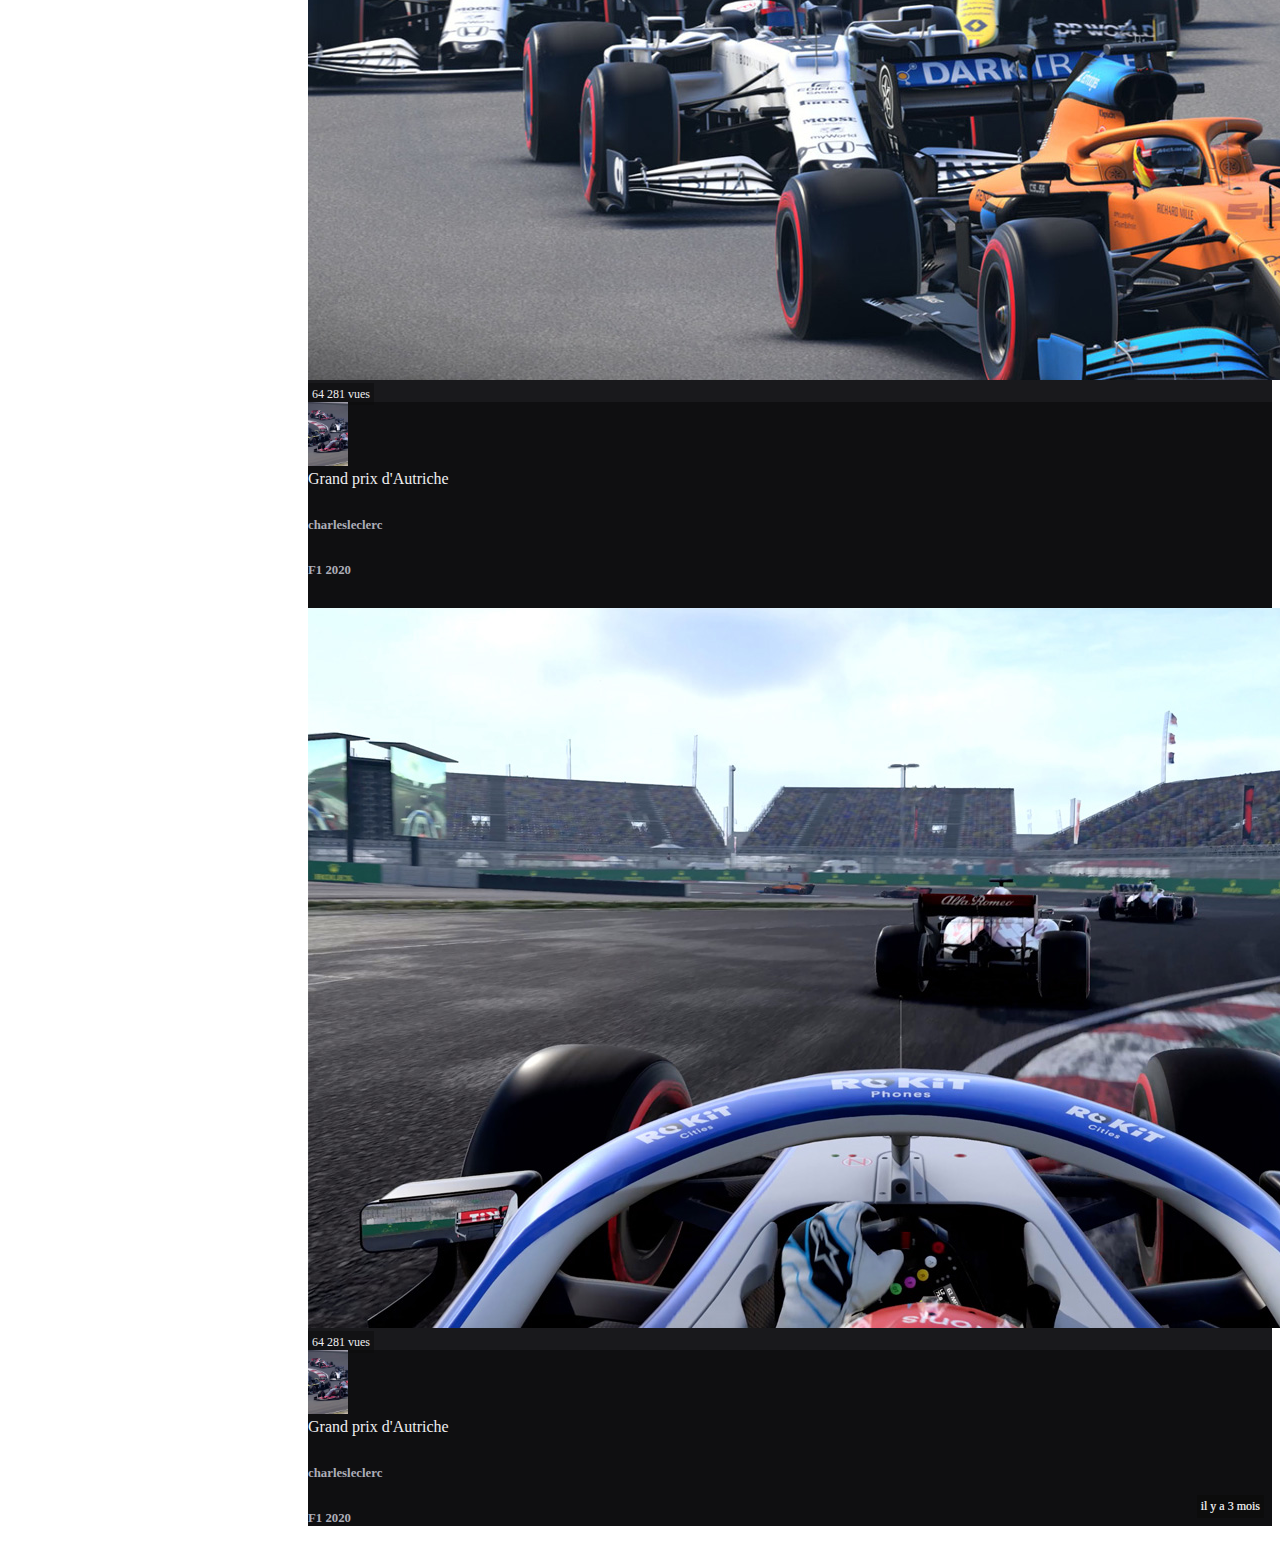
<file: touitch/index.html>
<!DOCTYPE html>
<html lang="en">

<head>
    <meta charset="UTF-8" />
    <meta name="viewport" content="width=device-width, initial-scale=1.0" />
    <title>Touitch</title>

    <link rel="stylesheet" href="css/style.css" />
    <link rel="stylesheet" href="https://stackpath.bootstrapcdn.com/bootstrap/5.0.0-alpha1/css/bootstrap.min.css"
        integrity="sha384-r4NyP46KrjDleawBgD5tp8Y7UzmLA05oM1iAEQ17CSuDqnUK2+k9luXQOfXJCJ4I" crossorigin="anonymous" />
</head>

<body>
    <div class="modal fade" id="suscruption-modal" tabindex="-1" aria_labelleby="suscription-modal-label"
        aria-hidden="true">
        <div class="modal-lg modal-dialog modal-dialog-centered modal-fullscreen-md-down">
            <div class="modal-content">
                <div class="modal-header">
                    <div class="d-flex align-items-center">
                        <img src="images/streamer-1.svg" height="48px" width="48px" alt="streamer pic">
                        <h5 class="modal-title ml-2" id="subscription-modal-label">Charles Leclerc</h5>
                    </div>
                    <button type="button" class="close" data-dismiss="modal" aria-label="Close">
                        <span aria-hidden="true">&times;</span>
                    </button>
                </div>
                <div class="modal-body">
                    <div class="d-flex mb-5 align-items-center">
                        <div>
                            <h6>Abonnement de niveau 1</h6>
                            <p class="mb-0">Se renouvellera chaque mois pour 4,99€</p>
                        </div>
                    </div>
                </div>
            </div>
        </div>
    </div>
    <nav class="navbar  navbar-expand-lg sticky-top navbar-dark bg-dark">
        <div class="container-fluid">
            <a class="navbar-brand" href="#">
                <span class="purple">Touitch</span>
            </a>
            <button class="navbar-toggler" type="button" data-toggle="collapse" data-target="#twitch-toggler"
                aria-controls="twitch-toggler" aria-expanded="false" aria-label="Toggle navigation">
                <span class="navbar-toggler-icon"></span>
            </button>
            <div class="collapse navbar-collapse" id="twitch-toggler">
                <ul class="navbar-nav mb-2 mb-lg-0">
                    <li class="nav-item">
                        <a class="nav-link active" href="#">Parcourir</a>
                    </li>
                    <li class="nav-item">
                        <a class="nav-link active" href="#">Esports</a>
                    </li>
                    <li class="nav-item">
                        <a class="nav-link active" href="#">Musique</a>
                    </li>
                </ul>
                <form class="d-flex search mb-3 mb-lg-0">
                    <input class="form-control mr-0 search-bar" type="search" placeholder="Rechercher"
                        aria-label="Rechercher">
                    <button class="btn btn-dark search-icon disabled" type="submit">
                        <img src="images/search.svg" width="20px" height="20px" alt="search">
                    </button>
            </div>
            </form>
            <div class="ml-auto">
                <button type="button" class="btn btn-dark btn-sm">
                    Se connecter
                </button>
                <button type="button" class="btn btn-primary btn-sm">
                    S'inscrire
                </button>
            </div>
        </div>
        </div>
    </nav>
    <div class="d-none d-lg-block position-fixed left-sidebar">
        <div class="row">
            <div class="col-12 d-flex mb-3>">
                <p class="h6">CHAÎNES RECOMMANDÉES</p>
                <img class="ml-auto" src="images/arrow-bar-left.svg" alt="flêche" width="16px" height="16px"
                    data-toggle="tooltip" data-placement="right" title="Masquer">
            </div>

            <div class="col-12 d-flex streamer mb-3">
                <div>
                    <img class="streamer-pic" src="images/streamer-1.svg">
                </div>
                <div class="d-flex flex-column streamer-info ml-2">
                    <p class="streamer-nickname">Charles Leclerc</p>
                    <p class="streamer-category">F1 2020 </p>
                </div>
                <div class="d-flex ml-auto text-right">
                    <div class="red-dot"></div>
                    <p class="viewers-count">2 974</p>
                </div>
            </div>
            <div class="col-12 d-flex streamer mb-3">
                <div>
                    <img class="streamer-pic" src="images/streamer-2.svg">
                </div>
                <div class="d-flex flex-column streamer-info ml-2">
                    <p class="streamer-nickname">Charles Leclerc</p>
                    <p class="streamer-category">F1 2020 </p>
                </div>
                <div class="d-flex ml-auto text-right">
                    <div class="red-dot"></div>
                    <p class="viewers-count">2 974</p>
                </div>
            </div>
            <div class="col-12 d-flex streamer mb-3">
                <div>
                    <img class="streamer-pic" src="images/streamer-3.svg">
                </div>
                <div class="d-flex flex-column streamer-info ml-2">
                    <p class="streamer-nickname">Charles Leclerc</p>
                    <p class="streamer-category">F1 2020 </p>
                </div>
                <div class="d-flex ml-auto text-right">
                    <div class="red-dot"></div>
                    <p class="viewers-count">2 974</p>
                </div>
            </div>
            <div class="col-12 d-flex streamer mb-3">
                <div>
                    <img class="streamer-pic" src="images/streamer-4.svg">
                </div>
                <div class="d-flex flex-column streamer-info ml-2">
                    <p class="streamer-nickname">Charles Leclerc</p>
                    <p class="streamer-category">F1 2020 </p>
                </div>
                <div class="d-flex ml-auto text-right">
                    <div class="red-dot"></div>
                    <p class="viewers-count">2 974</p>
                </div>
            </div>
            <div class="col-12 d-flex streamer mb-3">
                <div>
                    <img class="streamer-pic" src="images/streamer-5.svg">
                </div>
                <div class="d-flex flex-column streamer-info ml-2">
                    <p class="streamer-nickname">Charles Leclerc</p>
                    <p class="streamer-category">F1 2020 </p>
                </div>
                <div class="d-flex ml-auto text-right">
                    <div class="red-dot"></div>
                    <p class="viewers-count">2 974</p>
                </div>
            </div>
            <div class="col-12 d-flex streamer mb-3">
                <div>
                    <img class="streamer-pic" src="images/streamer-6.svg">
                </div>
                <div class="d-flex flex-column streamer-info ml-2">
                    <p class="streamer-nickname">Charles Leclerc</p>
                    <p class="streamer-category">F1 2020 </p>
                </div>
                <div class="d-flex ml-auto text-right">
                    <div class="red-dot"></div>
                    <p class="viewers-count">2 974</p>
                </div>
            </div>
            <div class="col-12 d-flex streamer mb-3">
                <div>
                    <img class="streamer-pic" src="images/streamer-7.svg">
                </div>
                <div class="d-flex flex-column streamer-info ml-2">
                    <p class="streamer-nickname">Charles Leclerc</p>
                    <p class="streamer-category">F1 2020 </p>
                </div>
                <div class="d-flex ml-auto text-right">
                    <div class="red-dot"></div>
                    <p class="viewers-count">2 974</p>
                </div>
            </div>
            <div class="col-12 d-flex streamer mb-3">
                <div>
                    <img class="streamer-pic" src="images/streamer-8.svg">
                </div>
                <div class="d-flex flex-column streamer-info ml-2">
                    <p class="streamer-nickname">Charles Leclerc</p>
                    <p class="streamer-category">F1 2020 </p>
                </div>
                <div class="d-flex ml-auto text-right">
                    <div class="red-dot"></div>
                    <p class="viewers-count">2 974</p>
                </div>
            </div>
            <div class="col-12">
                <div class="card text-white bg-dark mb-3">
                    <div class="card-body">
                        <h3 class="card-title">
                            Rjoignez la communautée <span class="purple">Touitch</span> !
                        </h3>
                        <p class="card-text">Découvrez les meilleurs streams où que vous soyez</p>
                        <a href="#" class="btn btn-primary">S'inscrire</a>
                    </div>
                </div>
            </div>
        </div>
    </div>
    <div id="main">
        <iframe class="twitch-embed" src="https://www.youtube.com/embed/GWYYA7UTQ1s" frameborder="0"
            allow="accelerometer; autoplay; encrypted-media; gyroscope; picture-in-picture" allowfullscreen></iframe>
        <div class="container-fluid main-content">
            <div class="row mt-2">
                <div class="col-lg-6 col-12 d-flex align-items-center">
                    <h4>Official F1 race</h4>
                    <p class="ml-2 mb-1">●</p>
                    <h4 class="ml-2">il y a 2 mois</h4>
                </div>
                <div class="col-lg-6 d-flex align-items-center mb-lg-0 mb-3">
                    <div class="ml-lg-auto">
                        <img src="images/eye.svg" widht="16px" height="16px" alt="eye">
                    </div>
                    <p class="ml-1 mb-0 light-grey">36 257</p>
                    <button type="button" class="btn btn-dark btn-sm ml-2">
                        <img src="images/upload.svg" width="16px" height="16px" alt="share">
                        <span class="ml-1">Partager</span>
                    </button>
                    <div class="btn-group dropleft ml-2">
                        <button class="btn btn-link dopdown-toggle btn-sm" type="button" id="video-more"
                            data-toggle="dropdown" aria-expanded="false">
                            <img src="images/three-dots-vertical.svg" height="24px" width="16px" alt="dots">
                        </button>
                        <ul class="dropdown-menu" aria-labelledby="video-more">
                            <li>
                                <a class="dropdown-item" href="#">Signaler</a>
                            </li>
                        </ul>
                    </div>
                </div>
                <div class="col-12">
                    <p class="purple game-title">F1 2020</p>
                </div>
            </div>
            <hr>
            <div class="row mt-4">
                <div class="col-lg-6 col-12 d-flex">
                    <img src="images/streamer-1.svg" height="72px" width="72px" alt="streamer pic">
                    <div class="d-flex flex-column ml-2">
                        <div class="mb-1">
                            <span class="h5">charlesleclerc</span>
                            <img src="images/patch-check-fll.svg" class="ml-1 mb-1" height="16px" width="16px"
                                alt="verified">
                        </div>
                        <p class="last-live">dernier live : il y a 2 mois</p>
                    </div>
                </div>
                <div class="col-lg-6 col-12 text-lg-right mt-lg-0 mt-4">
                    <button type="button" class="btn btn-primary btn-sm">
                        <img src="images/heart.svg" height="16px" width="16px" alt="heart">
                        <span class="ml-1">Suivre</span>
                    </button>
                    <button type="button" class="btn btn-dark btn-sm" data-toggle="modal"
                        data-target="#subscription-modal">
                        <img src="images/star.svg" height="16px" width="16px" alt="star">
                        <span class="ml-1">S'abonner</span>
                    </button>
                </div>
            </div>
            <div class="row mt-5 pb-5">
                <div class="d-flex align-items-center">
                    <h4>Diffusions récentes</h4>
                    <button type="button" class="btn btn-link btn-sm ml-2">
                        Tout afficher >
                    </button>
                </div>
                <div class="col-lg-3 col-sm-6 col-xs-12">
                    <div>
                        <div class="card bg-dark text-white">
                            <img src="images/thumbnail-1.jpg" alt="thumbnail">
                            <div class="card-img-overlay">
                                <span class="card-text card-content video-duration">1:32:45</span>
                                <span class="card-text card-content video-view">64 281 vues</span>
                                <span class="card-text card-content video-date">il y a 3 mois</span>
                            </div>
                        </div>
                        <div class="d-flex mt-2">
                            <img class="game-img" src="images/thumbnail-1.jpg" alt="thumbnail-game">
                            <div class="ml-2">
                                <a href="#" class="mb-1">Grand prix d'Autriche</a>
                                <h6 class="light-grey mb-1">charlesleclerc</h6>
                                <h6 class="light-grey">F1 2020</h6>
                            </div>
                        </div>
                    </div>
                </div>
                <div class="col-lg-3 col-sm-6 col-xs-12">
                    <div>
                        <div class="card bg-dark text-white">
                            <img src="images/thumbnail-2.jpg" alt="thumbnail">
                            <div class="card-img-overlay">
                                <span class="card-text card-content video-duration">1:32:45</span>
                                <span class="card-text card-content video-view">64 281 vues</span>
                                <span class="card-text card-content video-date">il y a 3 mois</span>
                            </div>
                        </div>
                        <div class="d-flex mt-2">
                            <img class="game-img" src="images/thumbnail-1.jpg" alt="thumbnail-game">
                            <div class="ml-2">
                                <a href="#" class="mb-1">Grand prix d'Autriche</a>
                                <h6 class="light-grey mb-1">charlesleclerc</h6>
                                <h6 class="light-grey">F1 2020</h6>
                            </div>
                        </div>
                    </div>
                </div>
                <div class="col-lg-3 col-sm-6 col-xs-12">
                    <div>
                        <div class="card bg-dark text-white">
                            <img src="images/thumbnail-3.jpg" alt="thumbnail">
                            <div class="card-img-overlay">
                                <span class="card-text card-content video-duration">1:32:45</span>
                                <span class="card-text card-content video-view">64 281 vues</span>
                                <span class="card-text card-content video-date">il y a 3 mois</span>
                            </div>
                        </div>
                        <div class="d-flex mt-2">
                            <img class="game-img" src="images/thumbnail-1.jpg" alt="thumbnail-game">
                            <div class="ml-2">
                                <a href="#" class="mb-1">Grand prix d'Autriche</a>
                                <h6 class="light-grey mb-1">charlesleclerc</h6>
                                <h6 class="light-grey">F1 2020</h6>
                            </div>
                        </div>
                    </div>
                </div>
                <div class="col-lg-3 col-sm-6 col-xs-12">
                    <div>
                        <div class="card bg-dark text-white">
                            <img src="images/thumbnail-4.jpg" alt="thumbnail">
                            <div class="card-img-overlay">
                                <span class="card-text card-content video-duration">1:32:45</span>
                                <span class="card-text card-content video-view">64 281 vues</span>
                                <span class="card-text card-content video-date">il y a 3 mois</span>
                            </div>
                        </div>
                        <div class="d-flex mt-2">
                            <img class="game-img" src="images/thumbnail-1.jpg" alt="thumbnail-game">
                            <div class="ml-2">
                                <a href="#" class="mb-1">Grand prix d'Autriche</a>
                                <h6 class="light-grey mb-1">charlesleclerc</h6>
                                <h6 class="light-grey">F1 2020</h6>
                            </div>
                        </div>
                    </div>
                </div>

            </div>
        </div>
    </div>
    <script src="https://cdn.jsdelivr.net/npm/popper.js@1.16.0/dist/umd/popper.min.js"
        integrity="sha384-Q6E9RHvbIyZFJoft+2mJbHaEWldlvI9IOYy5n3zV9zzTtmI3UksdQRVvoxMfooAo"
        crossorigin="anonymous"></script>
    <script src="https://stackpath.bootstrapcdn.com/bootstrap/5.0.0-alpha1/js/bootstrap.min.js"
        integrity="sha384-oesi62hOLfzrys4LxRF63OJCXdXDipiYWBnvTl9Y9/TRlw5xlKIEHpNyvvDShgf/"
        crossorigin="anonymous"></script>
    <script src="js/script.js"></script>
</body>

</html>
</file>
<file: Agence de Voyage/styles.css>
/*GENERAL*/
#conteneur

{
   margin: 0;
   padding: 0;
}

body
{
    font-family: Arial,sans-serif;
    font-size: 15px;
}
h1,h2,h3,h4
{
    color: #444;
}
h1
{
    font-family: 'Crete Round', serif;
    font-size: 45px;
    
}
h2
{
    font-size: 55px;
}
h3
{
    font-size: 30px;
}
h4
{
    font-size:initial 20px;
}
p
{
    line-height: 20px;
    color:#777;
}
ul
{
    list-style: none;
}
a
{
    text-decoration: none;
    color: #444;
}
.wrapper
{
    widht: 940px;
    margin: 0 auto;
    padding: 0 10px;
}
.orange
{  
    color: #ff7a00;
}
.clear
{
    clear: both;
}
small
{
    font-size: 13px;
    font-style:italic;    
}

/*HEADER*/

header
{  
    height: 120px;
}
header h1
{
    float: left;
    margin-top: 32px;
}
header nav
{
    float: right;
    margin-top: 50px;
}
header nav ul li
{ 
    float: left;
    display: inline-block;
}
header nav ul li a
{
    text-transform: uppercase;
    font-weight: bold;
    margin-right: 20px;
}
/* MAIN IMAGE */

#main-image
{
    height: 580px;
    background: url('images/main.jpg') center;
}
#main-image h2
{
   font-weight: normal;
   text-transform: uppercase;
   text-align: center;
   padding: 150px 0 40px 0;
   margin-bottom: 20px;
}
.button-1
{
    display: block;
    width: 120px;
    height: 50px;
    background: #ff7a00;
    color: #fff;
    font-size: 20px;
    margin: 0 auto;
    line-height: 50px;
    text-align: center;
    border-radius: 3px;
}
.button-1:hover
{
    background: #02b8dd;
}
/* STEPS */

#steps ul
{
   margin: 10px 0; 
}
#steps ul li
{
    width: 300px;
    float:left;
    padding-top: 140px;
    text-align: center;
    margin-right: 30px;
}
#step h4
{
    text-transform: uppercase;
    margin-bottom: 20px;
}
#step p
{
   margin-bottom: 30px; 
}
#step-1
{
   background:url('images/steps-icon-1.png') no-repeat top center;
}
#step-2
{
   background:url('images/steps-icon-2.png') no-repeat top center; 
}
#step-3
{
   background:url('images/steps-icon-3.png') no-repeat top center; 
}


/*POSSIBILITIES*/


#possibilities
{
    background-color: #efefef;
    padding: 60px 0px; 
}
#possibilities article
{
    width: 460px;
    height: 270px;
    float: left;
    margin-right: 30px;;
    border-radius: 10px;
    margin-left: 30px;
}
#possibilities article:first-child
{
    margin-right:20px;
}
.overlay
{
    box-sizing: border-box;
    background: rgba(255,255,255, 0.95);
    height: 100%
    widht: 190px;
    padding: 20px
    border-radius: 10px 0 0 10px;
    text-align: center;

}
article h4
{
    border-bottom: 1px solid #ddd;
    padding-bottom: 20px;
    text-transform: uppercase;
    margin-bottom: 20px;
    text-align: center;
}

#possibilities p
{
    text-align: center;
    margin-bottom: 20px;
    
}
.button-2
{
    color:#fff;
    background-color:#ff7a00;
    padding: 6px 20px;
    border-radius: 3px;
}
.button-2:hover
{
    color:#fff;
    background-color:#02b8dd;
    padding: 6px 20px;
}


/* CONTACT */

#contact
{
    padding: 60px 0;
    text-align: center
        
}
#contact h3
{
    widht: 400px;
    text-transform: uppercase;
    margin: 0 auto 20px auto;
    border-bottom: 1px solid #02b8dd;
    padding-bottom: 20px;
}
form
{
    margin: 60px 0 20px 0;
}
label
{
    font-weight: bold;
    font-size: 20px;
    margin-right: 10px;
    color:#777;
}
input[type="text"]
{
    paddind:10px;
    font-size:20px;
    margin-right: 20px;
    border:2px solid #ddd;
    border-radius: 3px;
}
.button-3
{
   color:#fff;
   font-size: 20px;
   font-weight: bold;
   padding: 11px;
   background-color: #02b8dd;
   border-style: none;
   border-radius: 3px;
}
.button-3:hover
{
   color:#fff;
   background-color: #444;
}
    
/*FOOTER*/
    
footer
{
    text-align: center;
    height:260px;
    background-color: #444;
}
footer h1
{
   color:#fff;
   text-align: center;
   padding-top:80px;
}
.copyright
{
   
   font-height: bold;
   padding-top: 30px;
   color: #777;
}
</file>
<file: bubble/style.css>
body {
  overflow: hidden;
  min-height: 100vh;
  cursor: crosshair;
}
.bubble {
  position: absolute;
  border-radius: 300px;
  background: rgba(255, 166, 0, 0.6);
  opacity: 0;
  animation: anim 8s forwards;
  filter: hue-rotate(0deg);
}

@keyframes anim {
  to {
    top: -250px;
    left: var(--left);
    opacity: 1;
    filter: hue-rotate(720deg);
  }
}
h3 {
  font-size: 10rem;
  text-align: center;
  margin-top: 20px;
  color: rgba(128, 128, 128, 0.555);
}
</file>
<file: flappybird/style.css>
@import url('https://fonts.googleapis.com/css2?family=Press+Start+2P&display=swap');

body {
  margin: 0;
  text-align: center;
  font-family: 'Press Start 2P', cursive;
  user-select: none;
}
header {
  margin: 0 auto;
  width: 431px;
}
h1 {
  background: url(./media/flappy-bird-set.png) 0% 340px;
  padding: 1.2rem 0;
  margin: 0;
}
.score-container {
  display: flex;
  justify-content: space-between;
  padding: 8px 6px;
  background: #5EE270;
}
</file>
<file: joke-app/style.css>
body {
  min-height: 100vh;
  margin: 0;
  display: flex;
  justify-content: center;
  align-items: center;
  text-align: center;
  font-family: Cambria, Cochin, Georgia, Times, "Times New Roman", serif;
  font-size: 1.6rem;
  background: #d6e1f0;
  color: rgb(241, 241, 241);
}
.app {
  width: 70%;
  min-width: 400px;
  max-width: 800px;
  background: rgb(145, 115, 246);
  border-radius: 14px;
  padding: 20px 40px;
  box-shadow: 0 2px 18px rgba(0, 0, 0, 0.307);
  cursor: pointer;
  transition: 0.2s;
}
.app:hover {
  transform: scale(1.01);
}
</file>
<file: ohmyfood/assets/css/style.css>
@import url("https://fonts.googleapis.com/css2?family=Lobster&family=Manrope&family=Montserrat:ital@0;1&family=Oswald:wght@500&family=Roboto:wght@100&display=swap");

/****** General ***********/

* {
    box-sizing: border-box;
    font-family: "Roboto", sans-serif;
    margin: 0;
    padding: 0;
}


:root {
    --main-color: #9356dc;
    --main-bg-color: #f6f6f6;
    --filter-bg-color: #99e2d0;
}

.fa-solid {
    color: var(--main-color);
}

header {
    margin: auto;
    width: 100%;
    height: 440px;
    display: flex;
    flex-direction: column;
}

.logo {
    display: flex;
    height: 36px;
    color: var(--Black, #101010);
    text-align: center;
    font-family: "Shrikhand";
    justify-content: center;
    align-items: center;
    font-size: 30px;
    font-weight: 400;
    margin-bottom: 17px;
    margin-top: 10px;
    line-height: normal;
}

main {
    flex-wrap: wrap;
    flex-direction: column;
}

.headline {
    display: flex;
    justify-content: flex-start;
    background-color: #f6f6f6;
    flex-direction: column;
    align-content: space-between;
    align-items: center;
}

.location {
    background: var(--Grey-2, #eaeaea);
    width: 100%;
    display: flex;
    height: 53px;
    padding-top: 10px;
    gap: 10px;
}

.location .locate {
    margin-left: 57px;
}

.location-title {
    color: var(--Grey, #353535);
    font-family: "Roboto";
    text-align: center;
    height: 68px;
    font-size: 16px;
    font-style: normal;
    font-weight: bold;
    line-height: normal;
}

/* Section Title */

.section-title {
    color: #000;
    width: 275px;
    height: 68px;
    font-family: "Roboto";
    font-size: 24px;
    font-style: normal;
    flex-shrink: 0;
    top: 152px;
    margin-left: 42px;
    margin-right: 68px;
    font-weight: bold;
    text-align: center;
    line-height: 28.13px;
}

.headline {
    background-color: #f6f6f6;
}

p {
    color: var(--Grey, #353535);
    text-align: center;
    font-family: "Roboto";
    font-size: 18px;
    font-style: normal;
    font-weight: bold;
    line-height: normal;
}

#button-research {
    color: var(--White, #fff);
    margin: 60px;
    width: 218px;
    height: 50px;
    font-family: "Roboto";
    font-size: 16px;
    font-weight: 500;
    line-height: 18.75px;
    border-radius: 25px;
    background: var(
        --Button-Gradient,
        linear-gradient(201deg, #9356dc -5.2%, #ff79da 110.74%)
    );
    /* Shadow/Button */
    box-shadow: 0px 4px 10px 0px rgba(0, 0, 0, 0.25);
}

.backGris {
    background-color: #f6f6f6;
}

.fonctionnement {
    display: flex;
    flex-direction: column;
    align-items: center;
    gap: 10px;
    background-color: #fff;
    width: 100%;
    height: 387px;
    padding-top: 0px;
    left: 20px;
}

.selection {
    flex-direction: column;
    width: 322.48px;
    height: 72.379px;
    border-radius: 20px;
    border: 0.1px grey;
    background: var(--Background, #f6f6f6);
    /* Shadow/Instructions */
    box-shadow: 0px 4px 15px 0px rgba(0, 0, 0, 0.15);
}

.selection:hover {
    background: var(--primary-2, #F5EDFF);
}

.selection-title {
    text-align: center;
    padding: 23px 52px;
    color: #000;
    font-family: "Roboto";
    font-size: 16px;
    font-weight: 500;
    line-height: normal;
}

.restaurants .cards-container {
    display: flex;
    flex-direction: column;
}

.titleSection {
    margin-left: 20px;
    padding-top: 20px;
    font-family: "Roboto";
    font-size: 24px;
    line-height: normal;
}

.section-title {
    color: black;
    padding-top: 40px;
    text-align: center;
    margin-left: 47px;
    font-size: 24px;
    line-height: 28.13px;
}

.title-section {
    color: #000;
    font-family: "Roboto";
    font-size: 24px;
    font-style: normal;
    font-weight: 700;
    line-height: normal;
    padding-top: 47px;
    padding-right: 143px;
}

.sub-title {
    padding-top: 40px;
}
.card {
    display: flex;
    flex-direction: column;
    width: 335px;
    height: 293px;
    margin-top: 25px;
    margin-left: 20px;
    overflow: hidden;
    background-color: white;
    border-radius: 20px;
    filter: drop-shadow(0px 3px 15px rgba(0, 0, 0, 0.1));

}  
    
button:focus {
    color: #f5edff;
}

.card img {
    object-fit: cover;
    width: 335px;
    height: 231px;
}

.card:hover {
    background: var(--primary-2, #F5EDFF);
}

.card-title {
    color: #000;
    font-family: "Roboto";
    font-style: normal;
    font-weight: 900;
    font-size: 18px;
    margin: 8px;
    font-size: 18px;
}

.card-subtitle {
    display: flex;
    font-family: "Roboto";
    margin: 1px;
    font-style: normal;
    font-weight: bold;
    font-size: 17px;
    padding-left: 9px;
}

.legende {
    width: auto;
    height: 73px;
}

.heart {
    display: flex;
    margin-inline-start: auto;
    padding-right: 10px;
}

a {
    display: contents;
    text-decoration: none;
}

.padLeft {
    padding-left: 1px;
}

.flexCenter {
    display: flex;
    justify-content: center;
    align-items: center;
}

.icon-location {
    display: flex;
    justify-content: center;
    align-items: center;
    width: 55px;
    height: auto;
    background-color: #f2f2f2;
    border-radius: 14px 0 0 14px;
}

.fa-map-marker-alt {
    font-size: 17px;
}

.filter {
    display: flex;
    flex-direction: row;
    flex-wrap: wrap;
}

.filterTextIcons {
    border: 2px solid #f2f2f2;
    width: 166px;
    height: 44px;
    border-radius: 34px;
    margin-right: 8px;
    padding-top: 14px;
}

footer {
    height: 281px;
    margin-top: 45px;
    padding-top: 10px;
    padding-bottom: 30px;
}

.pied-de-page {
    background-color: #353535;
    font-family: "Shrikhand";
    font-size: 18px;
    font-style: normal;
    font-weight: 400;
    line-height: normal;
    width: 100%;
    height: 197px;
}

.title-footer {
    font-family: "Shrikhand";
    width: auto;
    font-size: 26px;
    color: var(--White, #fff);
    padding-right: 10px;
    margin-left: 17px;
}

footer ul {
    margin: 19px;
}

li {
    color: var(--White, #fff);
    font-family: "Roboto";
    font-size: 16px;
    font-style: normal;
    font-weight: 500;
    line-height: 2em;
    list-style-type: none;
}

a {
    font-size: 16px;
    color: #fff;
}

li:hover {
    color: #f5edff;
}
</file>
<file: Riding_Cities/css/style.css>
/*GENERAL*/
:root {
    --main-color: #E44444; /* var(--main-color) */
    --second-color: #CD487B; /* var(--second-color) */
    --light-grey-color: #EDEDED; /* var(--light-grey-color) */
    --drak-grey-color: #4B4B4B; /* var(--drak-grey-color) */
  }
  
  body {
      margin: 0;
      display: flex;
      justify-content: center;
  }
  
  .container {
      min-width: 992px;
      max-width: 1440px;
  }
  
  h2, 
  h3 {
      font-family: 'Archivo', sans-serif;
      font-style: normal;
  }
  
  h2 {
      text-align: center;
  }
  
  
  /*HEADER*/
  header {
      position: relative;
      width: 100%;
      height: 880px;
  }
  
  header img,
  header .headerTextContent {
      position: absolute;
      width: 100%;
      height: 100%;
      top: 0;
      left: 0;
  }
  
  header img {
      object-fit: cover;
  }
  
  header .headerTextContent {
      display: flex;
      justify-content: center;
      align-items: center;
  }
  
  h1 {
      font-family: 'Inter', sans-serif;
      font-style: normal;
      font-weight: 900;
      font-size: 62px;
      line-height: 75px;
      color: white;
  }
  
  
  
  /*CONTENT*/
  section {
      padding-bottom: 80px;
      padding-top: 80px;
  }
  
  h2
  {
      font-weight: 900;
      font-size: 35px;
      line-height: 38px;
      color: white;
      padding-bottom: 40px;
      margin-top: 0;
      text-align: center;
  }
  
  h3 {
      font-weight: 800;
      font-size: 25px;
      line-height: 27px;
      color: black;
      margin-bottom: 0;
  }
  
  article {
      width: 15%;
      margin: 0px 20px;
      display: flex;
      flex-direction: column;
  }
  
  p {
      font-family: 'Archivo';
      font-style: normal;
      font-weight: 400;
      font-size: 16px;
      line-height: 17px;
      color: var(--drak-grey-color);
  }
  
  
  /***************/
  .directionRow {
      display: flex;
      flex-direction: row;
      justify-content: center;
  }
  
  .directionColumn {
      display: flex;
      flex-direction: column;
      align-items: center;
  }
  
  .sectionLinearGradientBackground {
      background: linear-gradient(to right, var(--main-color), var(--second-color));
  }
  
  .whiteContentSection h2,
  .whiteContentSection h3,
  .whiteContentSection p {
      color:  white;
  }
  
  .textCenter {
      text-align: center;
  }
  
  /***************/
  .sectionLightGreyBackground {
      font-weight: 600;
      background-color: var(--light-grey-color);
  }
  
  .button {
      margin: 20px 0px;
      padding: 28px 40px;
  
      background-color: white;
  
      border-style: solid;
      border-width: 2px;
      border-radius: 5px;
  
      box-sizing: border-box;
  
      font-family: 'Archivo';
      font-style: normal;
      font-weight: 600;
      font-size: 16px;
      line-height: 17px;
  
      display: flex;
      align-items: center;
      justify-content: center;
  
      text-decoration: none;
  }
  
  .buttonDrakGreyColor {
      color: var(--drak-grey-color);
      border-color: var(--drak-grey-color);
  }
  
  .buttonMainColor {
      color: var(--main-color);
      border-color: var(--main-color);
  }
  
  .buttonSecondColor {
      color: var(--second-color);
      border-color: var(--second-color);
  }
  
  .buttonRounded {
      border-radius: 39px;
  }
  
  .buttonHighlight:hover {
      font-weight: 800;
      border-width: 3px;
      color: #CD487B;
  }
</file>
<file: Top5actrices/style.css>
* {
    margin: 0;
    padding: 0;
}

ul,
ol {
    list-style: none;
}

body {
    background: #bfbfbf url('images/background.jpg') repeat-x;
    font-family: Arial, sans-serif;
}

header {
    padding: 30px 0;
}

header h1 {
    font-size: 40px;
    text-align: center;
    font-family: Limelight, sans-serif;
    color: #fff;
    text-transform: uppercase;
    text-shadow: 2px 2px 2px #000;
}

/* Main-menu */
#main-menu ul {
    width: 980px;
    height: 500Px;
    margin: 0 auto;
    padding-top: 148px;
}

#main-menu ul li {
    float: left;
    width: 140px;
    height: 500px;
    overflow: hidden;
    position: relative;
}

.bw {
    position: absolute;
    left: 0px;
    width: 140px;
    height: 500px;
    cursor: pointer;
    background: url('images/bw-image.jpg') no-repeat;
    opacity: 0.7;
}

.color {
    position: absolute;
    left: 140px;
    width: 140px;
    height: 500px;
    cursor: pointer;
    background: url('images/color-image.jpg') no-repeat;
}

#part2 div {
    background-position: -140px 0px;
}

#part3 div {
    background-position: -280px 0px;
}

#part4 div {
    background-position: -420px 0px;
}

#part5 div {
    background-position: -560px 0px;
}

.description {
    position: absolute;
    left: 140px;
    width: 240px;
    height: 460px;
    padding: 20px;
    background: #fff;
}

.description h2 {
    padding-top: 20px;
    font-size: 30px;
    font-family: 'Limelight', sans-serif;
    text-align: center;
    color: #333;
    text-transform: uppercase;
}

.description h3 {
    margin-top: 30px;
    padding: 10px;
    font-size: 26px;
    font-family: 'Lobster', sans-serif;
    background: #d70000;
    color: #fff;
    text-align: center;
    text-shadow: 1px 1px 1px #000;
    border-radius: 5px;
}

.description p {
    padding-top: 35px;
    font-size: 22px;
    font-family: 'Lobster', sans-serif;
    color: #000;
    text-align: center;
}

/* buttons menu*/
#buttons-menu {
    float: left;
    width: 100%;
    padding: 170px 0 50px 0;
}

#buttons-menu ul {
    float: left;
    position: relative;
    left: 50%;
    text-align: center;
}

.button {
    float: left;
    width: 150px;
    margin-left: 30px;
    padding: 10px 0;
    position: relative;
    right: 50%;
    text-shadow: 1px 1px 1px #000;
    font-family: 'Lobster', sans-serif;
    text-align: center;
    color: #fff;
    border-radius: 5px;
    box-shadow: 4px 4px 4px rgba(0, 0, 0, 0.75);
    background: #333;
    border: 2px solid #b70000;
    font-size: 22px;
    cursor: pointer;
    opacity: 0.9;

}

.hovered {
    background: #b70000;
    border: 2px solid #333;
    font-size: 24px;

}
</file>
<file: touitch/css/style.css>
/********** STYLES PROJET FINAL: TWITCH *********

Une partie de ce fichier nous servira de base pour gagner du temps. Nous ajouterons
également durant la session des propritétés, notamment pour adapter
le look & feel des éléments Bootstrap à notre projet.

Je vous encourage fortement de l'analyser et le manipuler plus en détail 
si vous souhaitez vous familiariser un peu plus avec le CSS.

Bonne session,
Valentin

 ************************************************/

/********** STYLES GÉNÉRAUX **********/

body {
    overscroll-behavior: none;
}

.purple {
    color: #9146FF;
}

.light-grey {
    color: #ADADB8;
}

a {
    color: #EEEEF0;
    text-decoration: none;
}

a:hover {
    color: #9146FF;
}

/********** OVERRIDES BOOTSTRAP **********/

.bg-dark {
    background-color: #19191C !important;
}

.navbar-dark .navbar-nav nav-link:focus,
.navbar-dark .navbar-nav nav-link:hover {
    color: #9146FF;
}

.navbar .nav-item a {
    font-size: 18px;
}

.navbar .nav-item {
    margin: 0 8px;
}

.btn-primary {
    background-color: #9146FF;
    border-color: #9146FF;
    color: #FFF;
    font-weight: 700;
}

.btn-primary:hover {
    background-color: rgba(145, 70, 255, 0.66);
    border-color: rgba(145, 70, 255, 0.66);
}

.btn-check:focus+.btn-primary,
.btn-primary:focus,
.btn-primary.active:focus,
.btn-primary:active:focus,
.show>.btn-pimary.dropdown-toggle:focus,
checked+.btn-primary,
.btn-primary.active,
.btn-primary:active,
.show>.btn-primary.dropdown-toggle {
    background-color: rgba(145, 70, 255, 0.66);
    border-color: rgba(145, 70, 255, 0.66);
    box-shadow: 0 0 0 .2rem rgb(145, 70, 255, 0.66);
}

.btn-dark {
    background-color: #3A3A3D;
    border-color: #3A3A3D;
    color: #FFF;
    font-weight: 700;
}

.btn-dark:hover {
    background-color: rgba(58, 58, 61, 0.66);
    border-color: rgba(58, 58, 61, 0.66);
}

.btn-dark:focus {
    box-shadow: 0 0 0 .2rem rgba(58, 58, 61, 0.66);
}

@media (min-width: 992px) and (max-width:1199px) {
    .navbar .nav-item a {
        font-size: 14px;
    }
}

.h6,
h6 {
    font-size: .8rem;
    font-weight: 700;
}

.btn-link {
    color: #9146FF;
    text-decoration: none;
    padding: 8px 4px;
    border: 1;
}

btn .btn-link:hover {
    color: #9146FF;
}

.modal-content {
    background-color: #19191C;
    color: #EEEEF0;
}

.modal-content {
    background-color: #19191C;
    color: #EEEEF0;
}

.close {
    color: #EEEEF0;
}

.close:hover {
    color: #EEEEF0;
}

.modal-header {
    border-bottom: #282828;
}

/********** STYLE DE LA SEARCH BAR **********/

.search {
    position: absolute;
}

@media (min-width: 1200px) {
    .search {
        left: calc(50% - 200px);
    }
}

.search .search-bar {
    width: 360px;
    border-top-right-radius: 0;
    border-bottom-right-radius: 0;
    background-color: #3A3A3D;
    border-color: #3A3A3D;
    border-right-color: #19191C;
}

@media (min-width: 992px) and (max-width: 1199px) {
    .search {
        left: calc(50% - 140px);
    }

    .search .search-bar {
        width: 240px;
    }
}

.search .search-bar:focus {
    background-color: #000;
    border-color: #9146FF;
    color: #FFF;
    box-shadow: none;
}

.search .search-icon {
    border-top-left-radius: 0;
    border-bottom-left-radius: 0;
}

/********** STYLE DE LA SIDEBAR **********/

.left-sidebar {
    background-color: #1F2023;
    height: 100vh;
    width: 300px;
    color: #FFF;
    padding-top: 24px;
    padding-left: 16px;
    padding-right: 24px;
}

.left-sidebar .streamer .streamer-pic {
    width: 40px;
    height: auto;
}

.left-sidebar .streamer .streamer-info p {
    margin: 0;
    line-height: 20px;
}

.left-sidebar .streamer .streamer-info .streamer-nickname {
    font-size: 16px;
    font-weight: 700;
}

.left-sidebar .streamer .streamer-info .streamer-category {
    font-size: 14px;
    color: #646464;
    font-weight: 400;
}

.left-sidebar .streamer .red-dot {
    height: .5rem;
    width: .5rem;
    background-color: red;
    border-radius: 50%;
    margin-top: 8px;
    margin-right: 4px;
}

.left-sidebar .streamer .viewers-count {
    font-size: .8rem;
    margin-top: 2px;
}

/********** STYLE DU MAIN **********/

#main {
    background-color: #0F0F11;
    color: #EEEEF0;
    min-height: calc(100vh - 57px);
}

@media (min-width: 992px) {
    #main {
        position: relative;
        left: 300px;
        width: calc(100% - 300px);
        min-height: calc(100vh - 59px);
    }
}

#main .twitch-embed {
    width: 100%;
    height: 70vh;
}

#main iframe {
    border-bottom: 1px solid #282828;
}

#main .dropleft .dropdown-toggle::before {
    display: none;
}

#main .game-title {
    margin-top: -8px;
}

#main hr {
    margin: .5rem auto;
    background-color: #282828;
    opacity: 1;
}

#main .last-live {
    font-size: 12px;
}

#main .subscribe-icon {
    margin-top: -2px;
}

#main .card {
    cursor: pointer;
}

#main .card-img {
    opacity: .6;
}

#main .card-content {
    background: rgba(12, 12, 12, 0.5);
    padding: 4px 4px;
}

#main .card .video-duration {
    position: absolute;
    top: 8px;
    left: 8px;
}

#main .card .video-views {
    position: absolute;
    bottom: 8px;
    left: 8px;
}

#main .card .video-date {
    position: absolute;
    bottom: 8px;
    right: 8px;
}

#main .card .card-text {
    font-size: 12px;
}

#main .game-img {
    height: 64px;
    width: 40px;
    object-fit: cover;
}
</file>
